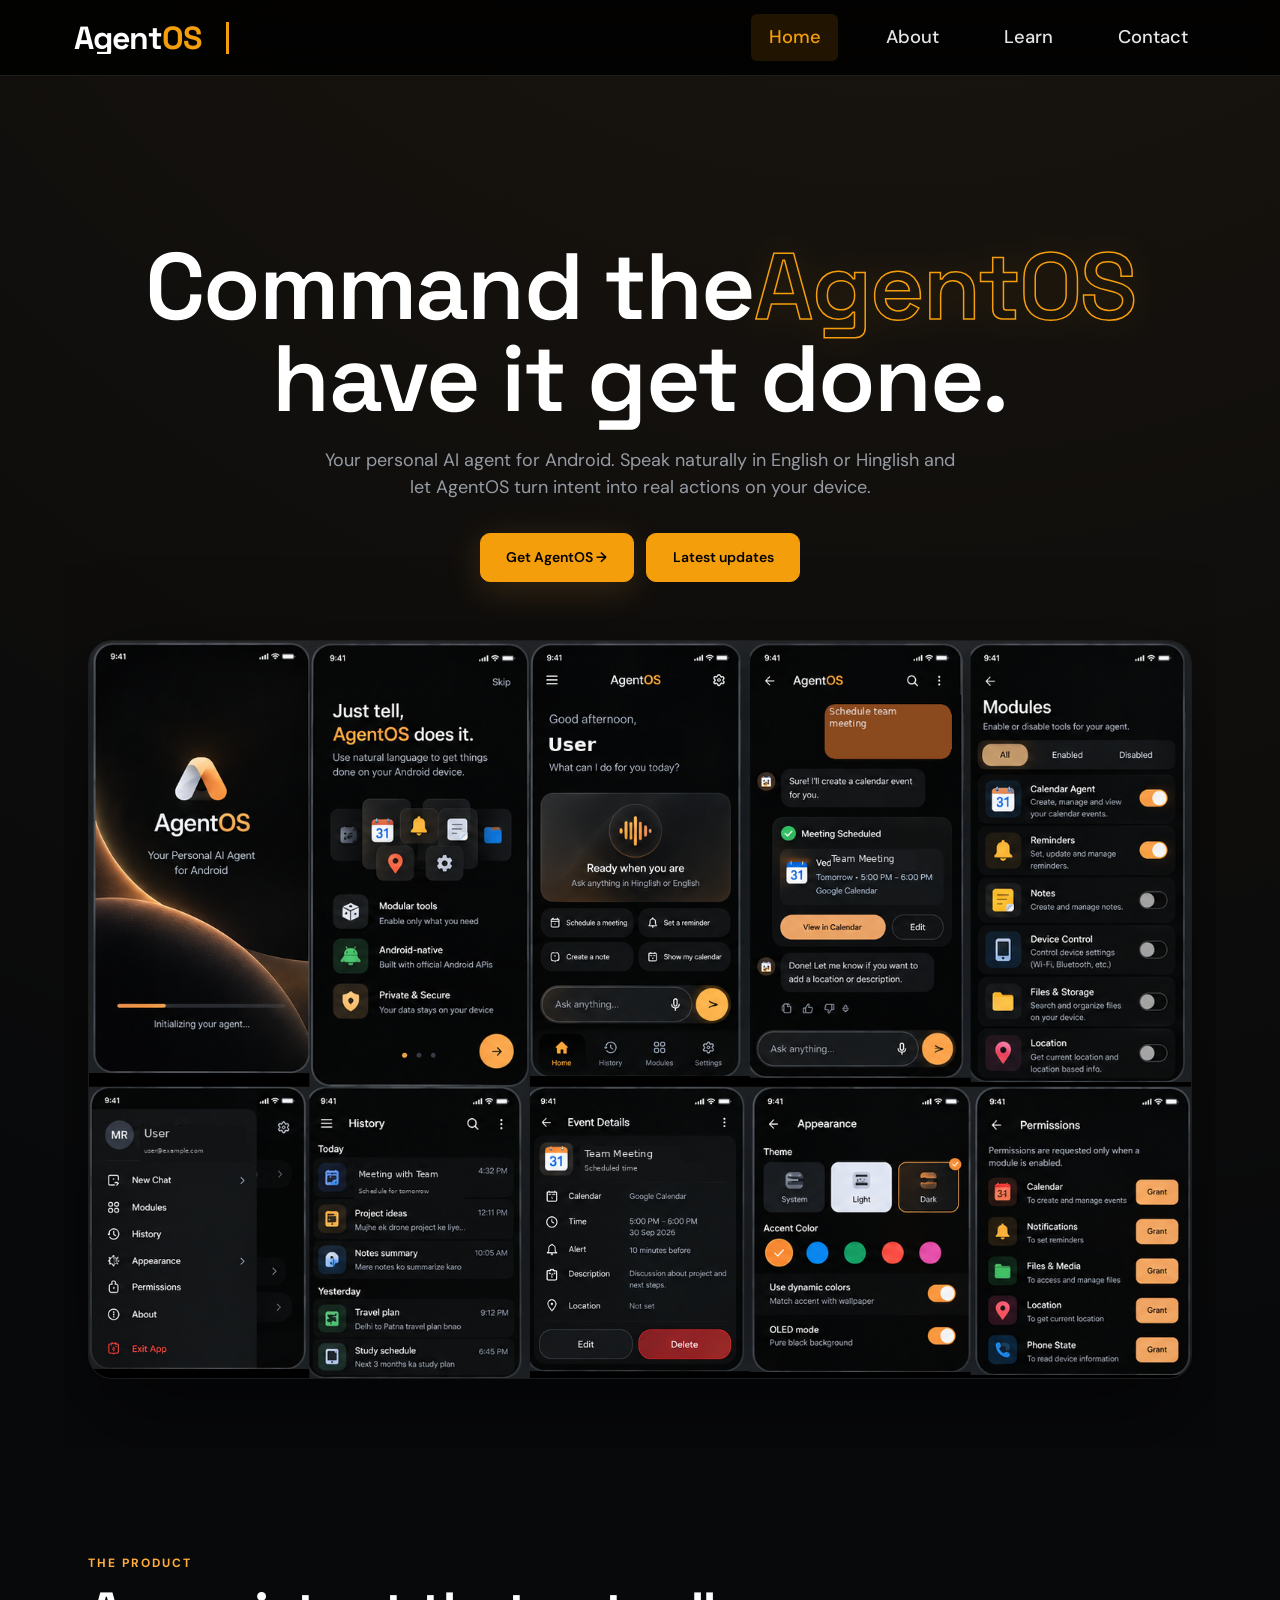
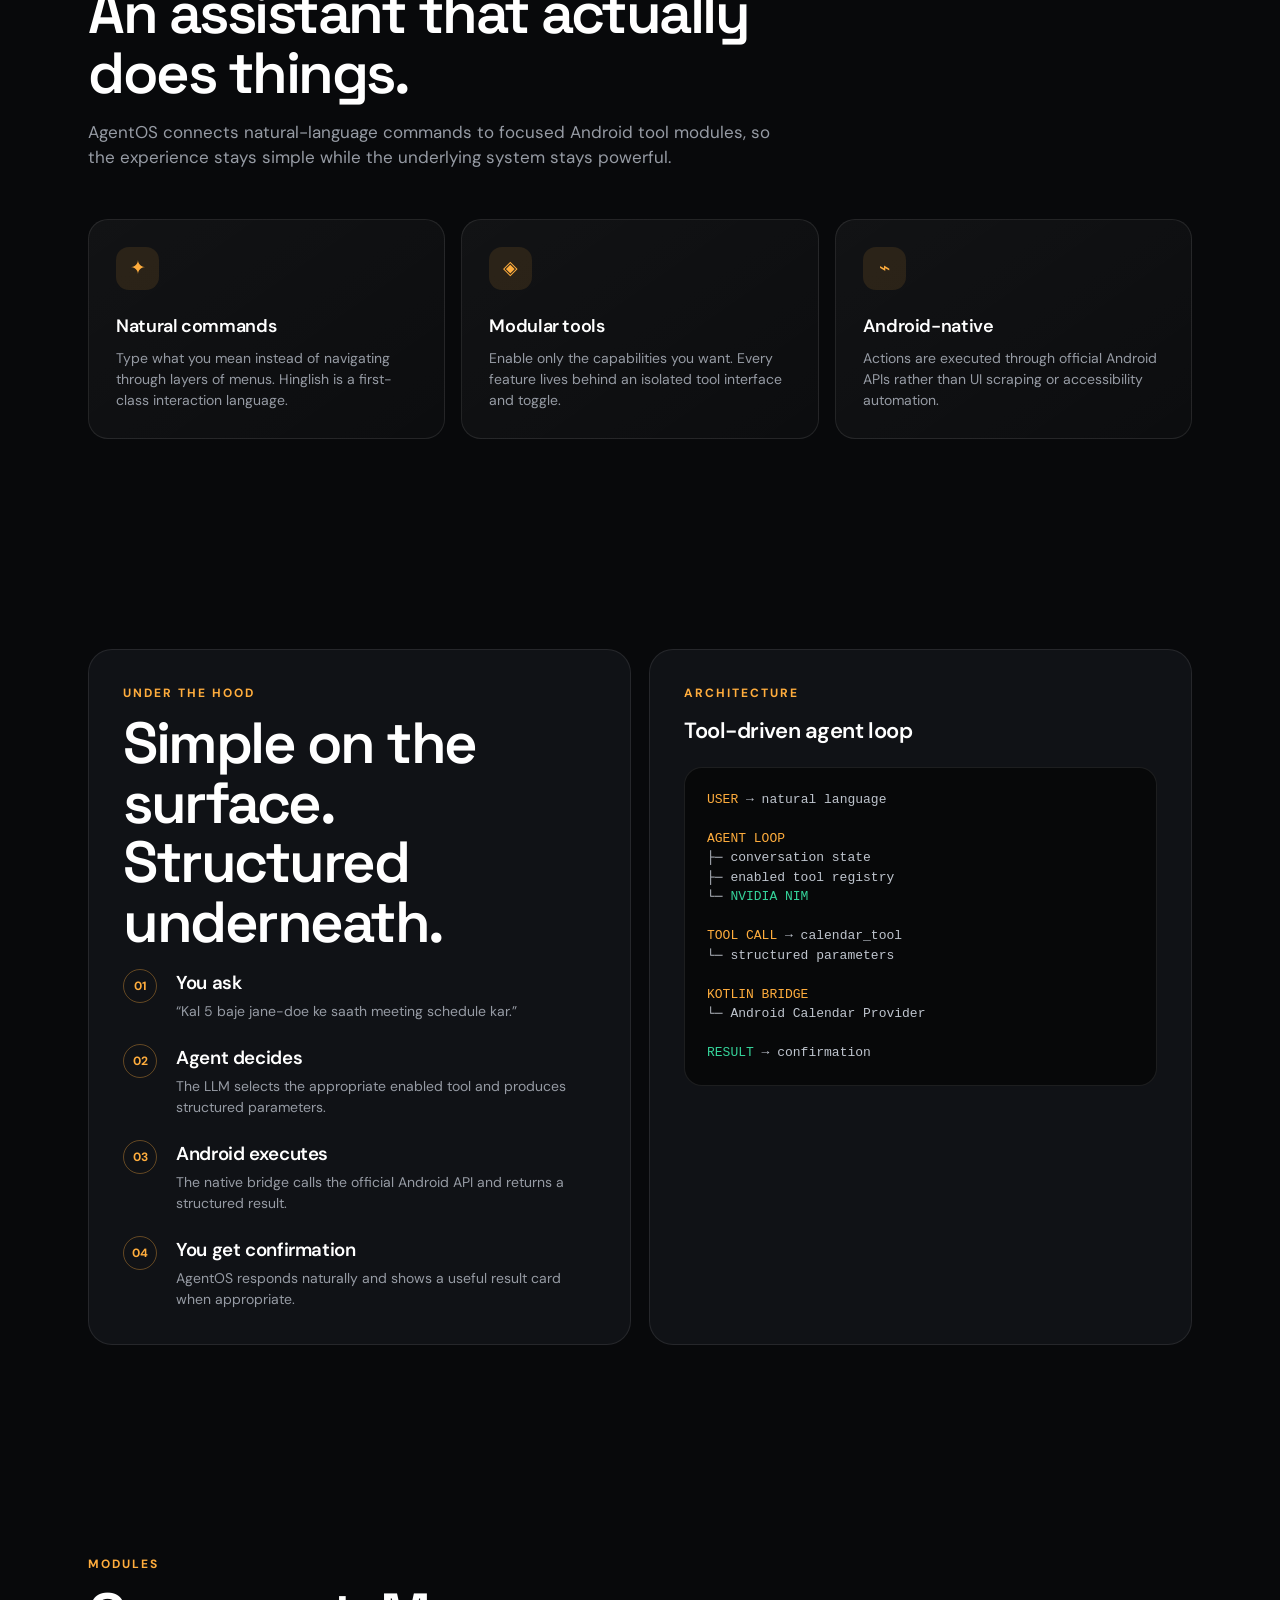
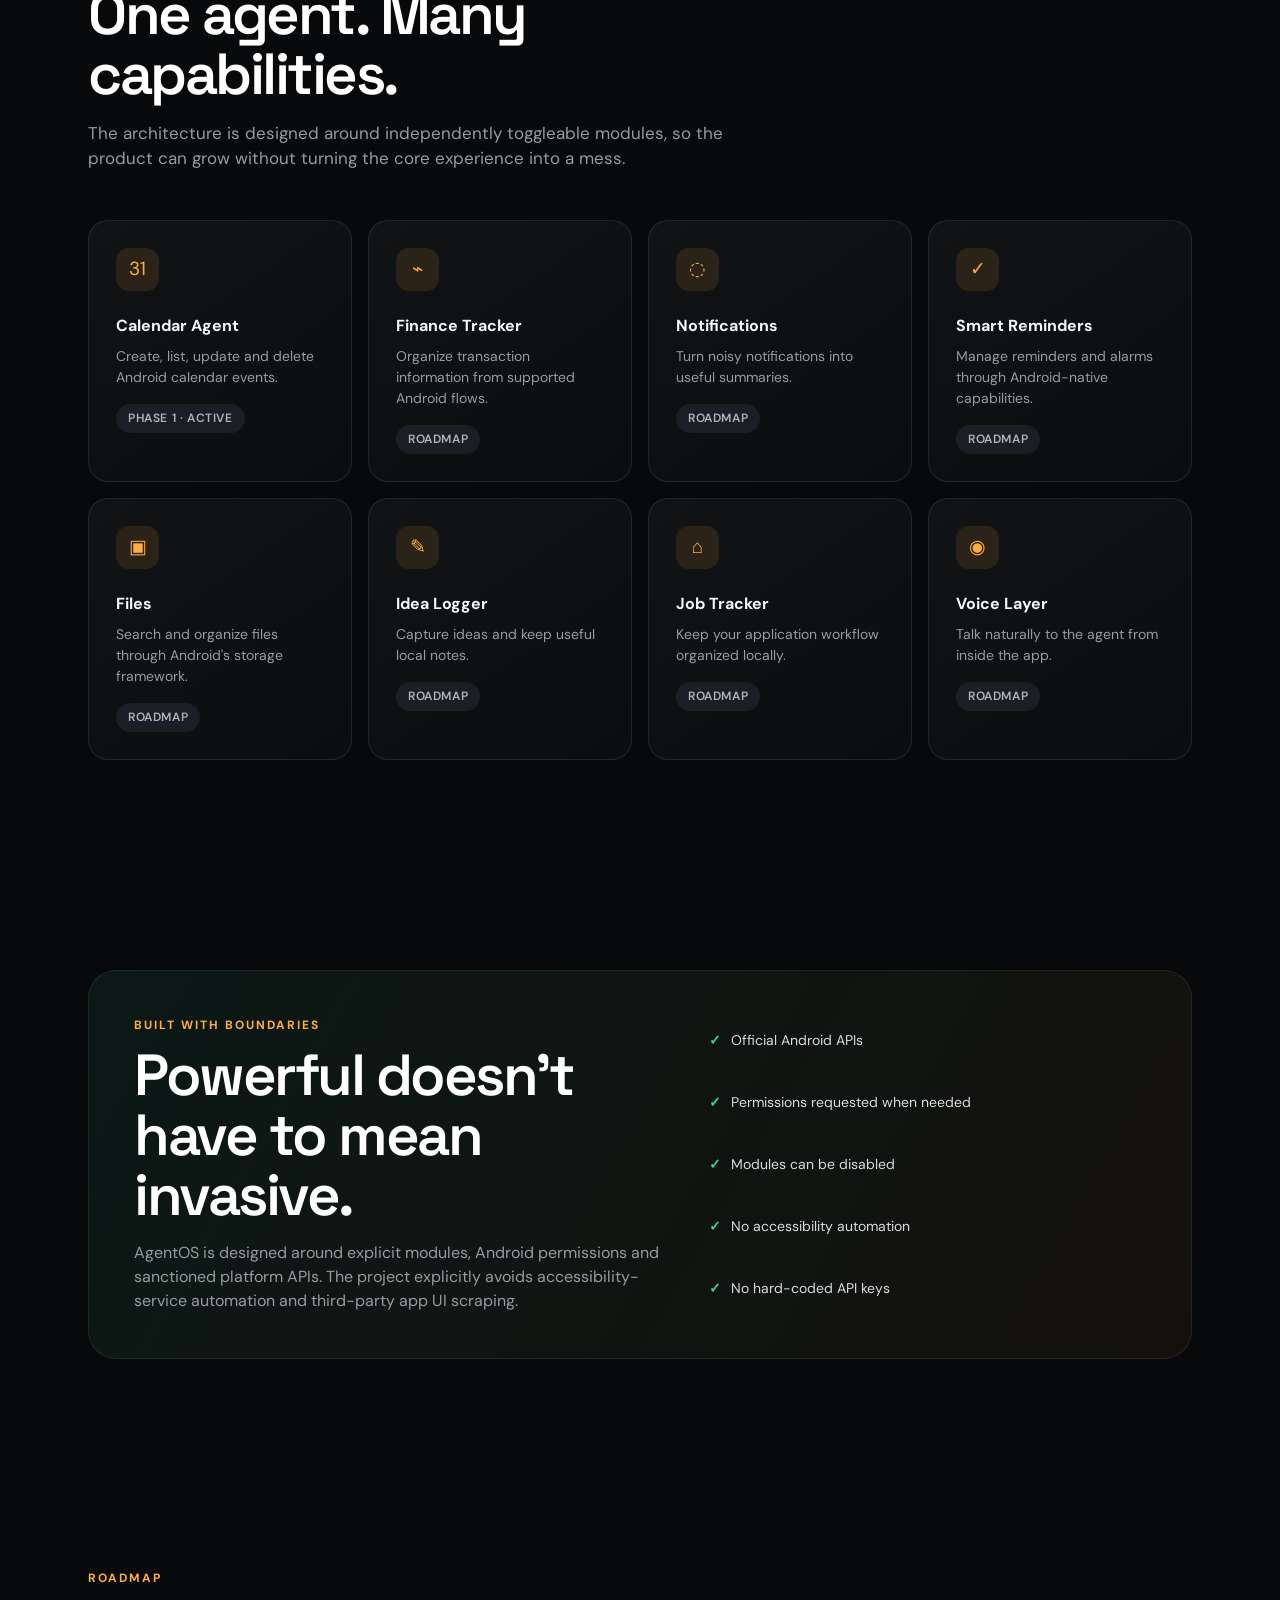
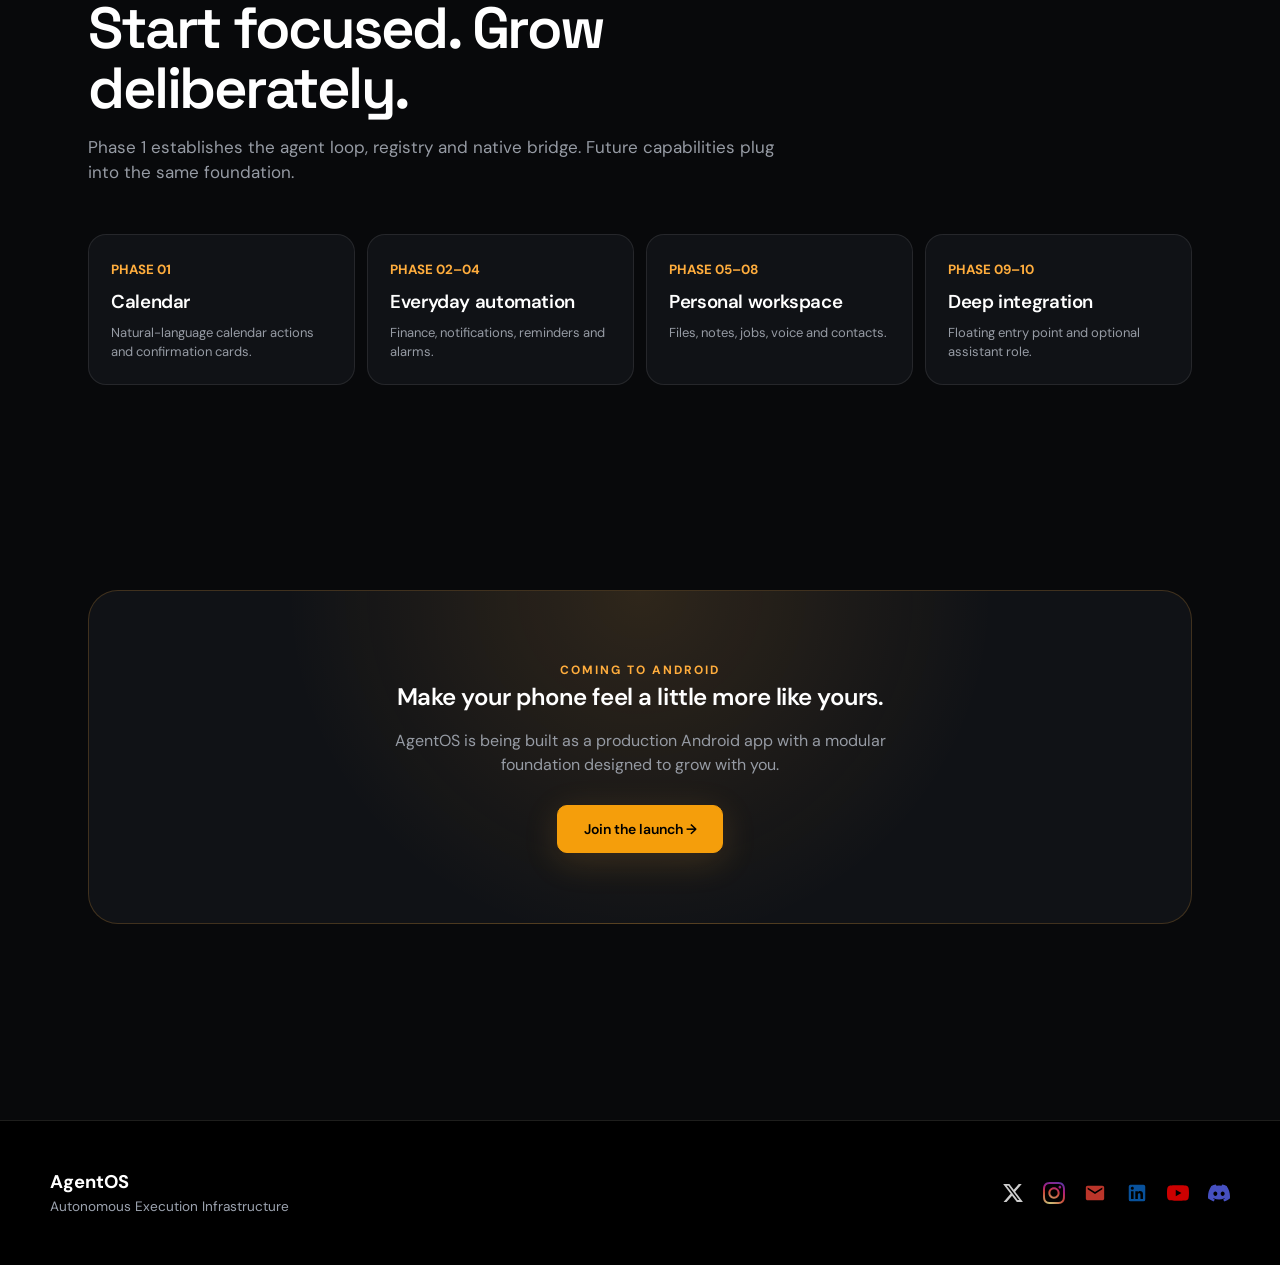
<file: index.html>
<!doctype html>
<html lang="en">
<head>
<meta charset="utf-8"><meta name="viewport" content="width=device-width,initial-scale=1">
<meta name="theme-color" content="#090a0c">
<meta name="description" content="AgentOS — your personal AI agent for Android. Tell it what you need. It gets it done using official Android capabilities.">
<title>AgentOS — Your Personal AI Agent for Android</title>
<link rel="preconnect" href="https://fonts.googleapis.com"><link rel="preconnect" href="https://fonts.gstatic.com" crossorigin>
<link href="https://fonts.googleapis.com/css2?family=DM+Sans:wght@400;500;600;700&family=Space+Grotesk:wght@500;600;700&display=swap" rel="stylesheet">
<style>
:root{--bg:#08090b;--surface:#101216;--surface2:#15181d;--line:rgba(255,255,255,.09);--text:#f5f6f7;--muted:#969ba4;--accent:#ffad3d;--accent2:#ffd08a;--green:#35d39a;--max:1180px}
*{box-sizing:border-box}html{scroll-behavior:smooth}body{margin:0;background:radial-gradient(circle at 70% -10%,rgba(255,173,61,.09),transparent 30%),var(--bg);color:var(--text);font-family:'DM Sans',sans-serif;line-height:1.5}a{text-decoration:none;color:inherit}.wrap{max-width:var(--max);margin:auto;padding:0 24px}.nav{height:76px;display:flex;align-items:center;justify-content:space-between;position:sticky;top:0;z-index:20;background:rgba(8,9,11,.72);backdrop-filter:blur(18px);border-bottom:1px solid transparent}.nav.scrolled{border-color:var(--line)}.logo{font-family:'Space Grotesk';font-size:21px;font-weight:700;letter-spacing:-.6px}.logo i{font-style:normal;color:var(--accent)}.links{display:flex;gap:30px;color:#b7bbc2;font-size:14px}.links a:hover{color:#fff}.navbtn{border:1px solid var(--line);padding:14px 24px;border-radius:14px;font-size:16px;font-weight:600}.hero{padding:100px 0 70px;text-align:center;overflow:hidden}.eyebrow{display:inline-flex;gap:8px;align-items:center;border:1px solid rgba(255,173,61,.25);background:rgba(255,173,61,.07);color:#ffd99e;border-radius:999px;padding:7px 12px;font-size:12px;font-weight:600}.dot{width:6px;height:6px;border-radius:50%;background:var(--green);box-shadow:0 0 14px var(--green)}h1{font-family:'Space Grotesk';font-size:clamp(52px,8vw,94px);line-height:.98;letter-spacing:-5px;max-width:1000px;margin:25px auto 22px}h1 span{color:var(--accent)}.hero p{max-width:650px;margin:auto;color:var(--muted);font-size:18px}.actions{display:flex;justify-content:center;gap:12px;margin:32px 0 58px;flex-wrap:wrap}.btn{padding:14px 21px;border-radius:14px;border:1px solid var(--line);font-weight:600;font-size:14px}.btn.primary{background:var(--accent);color:#16100a;border-color:var(--accent);box-shadow:0 8px 35px rgba(255,173,61,.16)}.btn.secondary{background:rgba(255,255,255,.035)}.hero-image{border:1px solid var(--line);border-radius:24px;overflow:hidden;background:#050607;box-shadow:0 35px 100px rgba(0,0,0,.55)}.hero-image img{display:block;width:100%;height:auto}.section{padding:105px 0}.section-head{max-width:700px;margin-bottom:48px}.kicker{color:var(--accent);font-size:12px;text-transform:uppercase;letter-spacing:2px;font-weight:700}.section h2{font-family:'Space Grotesk';font-size:clamp(35px,5vw,58px);line-height:1.03;letter-spacing:-2.5px;margin:12px 0 16px}.section-head p{color:var(--muted);font-size:17px}.grid{display:grid;grid-template-columns:repeat(3,1fr);gap:16px}.card{background:linear-gradient(145deg,rgba(255,255,255,.045),rgba(255,255,255,.018));border:1px solid var(--line);border-radius:20px;padding:27px}.icon{width:43px;height:43px;border-radius:13px;display:grid;place-items:center;background:rgba(255,173,61,.11);color:var(--accent);margin-bottom:23px;font-size:19px}.card h3{margin:0 0 8px;font-size:18px}.card p{margin:0;color:var(--muted);font-size:14px}.wide{display:grid;grid-template-columns:1fr 1fr;gap:18px;align-items:stretch}.panel{background:var(--surface);border:1px solid var(--line);border-radius:24px;padding:34px}.steps{display:grid;gap:22px}.step{display:grid;grid-template-columns:38px 1fr;gap:15px}.num{width:34px;height:34px;border:1px solid rgba(255,173,61,.35);color:var(--accent);border-radius:50%;display:grid;place-items:center;font-size:12px;font-weight:700}.step h3{margin:0 0 4px}.step p{margin:0;color:var(--muted);font-size:14px}.code{background:#070809;border:1px solid var(--line);border-radius:18px;padding:22px;font-family:ui-monospace,SFMono-Regular,Menlo,monospace;color:#bfc5ce;font-size:13px;overflow:auto}.code .a{color:var(--accent)}.code .g{color:var(--green)}.modules{grid-template-columns:repeat(4,1fr)}.module{min-height:180px}.module strong{display:block;margin-bottom:8px}.badge{display:inline-block;margin-top:16px;color:#aeb3bc;background:#1b1e24;border-radius:999px;padding:5px 9px;font-size:11px}.privacy{background:linear-gradient(120deg,rgba(53,211,154,.08),rgba(255,173,61,.05));border:1px solid rgba(255,255,255,.08);border-radius:28px;padding:45px}.privacy-grid{display:grid;grid-template-columns:1.1fr .9fr;gap:40px}.checks{display:grid;gap:13px}.check{display:flex;gap:10px;align-items:center;color:#d8dbe0;font-size:14px}.check b{color:var(--green)}.roadmap{display:grid;grid-template-columns:repeat(4,1fr);gap:12px}.phase{padding:22px;background:var(--surface);border:1px solid var(--line);border-radius:18px}.phase small{color:var(--accent);font-weight:700}.phase h3{margin:7px 0}.phase p{color:var(--muted);font-size:13px;margin:0}.cta{padding:100px 0}.cta-box{text-align:center;border-radius:30px;border:1px solid rgba(255,173,61,.2);background:radial-gradient(circle at 50% 0%,rgba(255,173,61,.13),transparent 55%),var(--surface);padding:70px 25px}.cta-box h2{margin:0 auto 14px;max-width:700px}.footer{padding:28px 0 50px;border-top:1px solid var(--line);color:#7f858e;font-size:13px;display:flex;justify-content:space-between}.mobile-menu{display:none}.reveal{opacity:0;transform:translateY(18px);transition:.7s ease}.reveal.show{opacity:1;transform:none}@media(max-width:900px){.links{display:none}.mobile-menu{display:block}.grid,.modules{grid-template-columns:1fr 1fr}.wide,.privacy-grid{grid-template-columns:1fr}.roadmap{grid-template-columns:1fr 1fr}h1{letter-spacing:-3px}.hero{padding-top:70px}}@media(max-width:600px){.wrap{padding:0 17px}.grid,.modules,.roadmap{grid-template-columns:1fr}.section{padding:75px 0}.hero{padding-bottom:40px}.hero-image{border-radius:16px}.navbtn{display:none}.footer{display:block}.footer div+div{margin-top:8px}.panel,.privacy{padding:25px}}
</style><style>
.nav-links a { font-size: 1.05rem !important; padding: 0.5rem 0.9rem !important; }
.nav-links .btn-primary { font-size: 1.05rem !important; padding: 0.65rem 1.4rem !important; }
@keyframes logoFade { 0%, 100% { opacity: 1; } 50% { opacity: 0.15; } }
.brand { animation: logoFade 2.5s ease-in-out infinite !important; display: inline-flex; }
</style>
<style>
/* custom-nav-effects */
.nav-links a { font-size: 1.15rem !important; padding: 0.6rem 1.1rem !important; }
.nav-links a.btn-primary { font-size: 1.15rem !important; padding: 0.75rem 1.6rem !important; }
@keyframes agentosFade { 0%, 100% { opacity: 1; } 50% { opacity: 0.15; } }
.brand, .brand span, .brand img { animation: agentosFade 2s ease-in-out infinite !important; display: inline-flex !important; }
</style>
<style>
.logo { display: inline-flex; text-decoration: none; }
.logo .fade-char { display: inline-block; animation: letterFade 2.4s ease-in-out infinite; animation-delay: calc(var(--i) * 0.16s); }
.logo .logo-accent { color: var(--accent); }
@keyframes letterFade { 0%, 100% { opacity: 1; transform: translateY(0); } 50% { opacity: 0.15; transform: translateY(-1.5px); } }
</style>
<style>.nav .navbtn { padding: 14px 24px !important; font-size: 16px !important; font-weight: 600 !important; border-radius: 14px !important; }</style><link rel="stylesheet" href="assets/style.css">
</head>
<body>
  <header class="site-header">
    <nav class="nav-container">
      <a href="index.html" class="brand"><span class="brand-char">A</span><span class="brand-char">g</span><span class="brand-char">e</span><span class="brand-char">n</span><span class="brand-char">t</span><span class="brand-char">O</span><span class="brand-char">S</span></a>
      <div class="nav-links">
        <a href="index.html" class="active">Home</a>
        <a href="about.html">About</a>
        <a href="learn.html">Learn</a>
        <a href="contact.html">Contact</a>
      </div>
    </nav>
  </header>
<main>
<section class="hero"><div class="wrap"><h1>Command the<span>AgentOS</span><br>have it get done.</h1><p>Your personal AI agent for Android. Speak naturally in English or Hinglish and let AgentOS turn intent into real actions on your device.</p><div class="actions"><a class="btn primary" href="#download">Get AgentOS →</a><a class="btn secondary" href="#product">Latest updates</a></div><div class="hero-image"><img src="assets/agentos-ui.png" alt="AgentOS Android app interface showcase"></div></div></section>
<section class="section" id="product"><div class="wrap"><div class="section-head reveal"><div class="kicker">The product</div><h2>An assistant that actually does things.</h2><p>AgentOS connects natural-language commands to focused Android tool modules, so the experience stays simple while the underlying system stays powerful.</p></div><div class="grid"><article class="card reveal"><div class="icon">✦</div><h3>Natural commands</h3><p>Type what you mean instead of navigating through layers of menus. Hinglish is a first-class interaction language.</p></article><article class="card reveal"><div class="icon">◈</div><h3>Modular tools</h3><p>Enable only the capabilities you want. Every feature lives behind an isolated tool interface and toggle.</p></article><article class="card reveal"><div class="icon">⌁</div><h3>Android-native</h3><p>Actions are executed through official Android APIs rather than UI scraping or accessibility automation.</p></article></div></div></section>
<section class="section" id="how"><div class="wrap"><div class="wide"><div class="panel reveal"><div class="kicker">Under the hood</div><h2>Simple on the surface.<br>Structured underneath.</h2><div class="steps"><div class="step"><div class="num">01</div><div><h3>You ask</h3><p>“Kal 5 baje jane-doe ke saath meeting schedule kar.”</p></div></div><div class="step"><div class="num">02</div><div><h3>Agent decides</h3><p>The LLM selects the appropriate enabled tool and produces structured parameters.</p></div></div><div class="step"><div class="num">03</div><div><h3>Android executes</h3><p>The native bridge calls the official Android API and returns a structured result.</p></div></div><div class="step"><div class="num">04</div><div><h3>You get confirmation</h3><p>AgentOS responds naturally and shows a useful result card when appropriate.</p></div></div></div></div><div class="panel reveal"><div class="kicker">Architecture</div><h3 style="font-size:22px;margin:12px 0 20px">Tool-driven agent loop</h3><div class="code"><div><span class="a">USER</span> → natural language</div><br><div><span class="a">AGENT LOOP</span></div><div>  ├─ conversation state</div><div>  ├─ enabled tool registry</div><div>  └─ <span class="g">NVIDIA NIM</span></div><br><div><span class="a">TOOL CALL</span> → calendar_tool</div><div>  └─ structured parameters</div><br><div><span class="a">KOTLIN BRIDGE</span></div><div>  └─ Android Calendar Provider</div><br><div><span class="g">RESULT</span> → confirmation</div></div></div></div></div></section>
<section class="section" id="modules"><div class="wrap"><div class="section-head reveal"><div class="kicker">Modules</div><h2>One agent. Many capabilities.</h2><p>The architecture is designed around independently toggleable modules, so the product can grow without turning the core experience into a mess.</p></div><div class="grid modules"><article class="card module reveal"><div class="icon">31</div><strong>Calendar Agent</strong><p>Create, list, update and delete Android calendar events.</p><span class="badge">Phase 1 · Active</span></article><article class="card module reveal"><div class="icon">⌁</div><strong>Finance Tracker</strong><p>Organize transaction information from supported Android flows.</p><span class="badge">Roadmap</span></article><article class="card module reveal"><div class="icon">◌</div><strong>Notifications</strong><p>Turn noisy notifications into useful summaries.</p><span class="badge">Roadmap</span></article><article class="card module reveal"><div class="icon">✓</div><strong>Smart Reminders</strong><p>Manage reminders and alarms through Android-native capabilities.</p><span class="badge">Roadmap</span></article><article class="card module reveal"><div class="icon">▣</div><strong>Files</strong><p>Search and organize files through Android's storage framework.</p><span class="badge">Roadmap</span></article><article class="card module reveal"><div class="icon">✎</div><strong>Idea Logger</strong><p>Capture ideas and keep useful local notes.</p><span class="badge">Roadmap</span></article><article class="card module reveal"><div class="icon">⌂</div><strong>Job Tracker</strong><p>Keep your application workflow organized locally.</p><span class="badge">Roadmap</span></article><article class="card module reveal"><div class="icon">◉</div><strong>Voice Layer</strong><p>Talk naturally to the agent from inside the app.</p><span class="badge">Roadmap</span></article></div></div></section>
<section class="section" id="privacy"><div class="wrap"><div class="privacy reveal"><div class="privacy-grid"><div><div class="kicker">Built with boundaries</div><h2>Powerful doesn't have to mean invasive.</h2><p style="color:var(--muted);max-width:560px">AgentOS is designed around explicit modules, Android permissions and sanctioned platform APIs. The project explicitly avoids accessibility-service automation and third-party app UI scraping.</p></div><div class="checks"><div class="check"><b>✓</b> Official Android APIs</div><div class="check"><b>✓</b> Permissions requested when needed</div><div class="check"><b>✓</b> Modules can be disabled</div><div class="check"><b>✓</b> No accessibility automation</div><div class="check"><b>✓</b> No hard-coded API keys</div></div></div></div></div></section>
<section class="section" id="roadmap"><div class="wrap"><div class="section-head reveal"><div class="kicker">Roadmap</div><h2>Start focused. Grow deliberately.</h2><p>Phase 1 establishes the agent loop, registry and native bridge. Future capabilities plug into the same foundation.</p></div><div class="roadmap"><div class="phase reveal"><small>PHASE 01</small><h3>Calendar</h3><p>Natural-language calendar actions and confirmation cards.</p></div><div class="phase reveal"><small>PHASE 02–04</small><h3>Everyday automation</h3><p>Finance, notifications, reminders and alarms.</p></div><div class="phase reveal"><small>PHASE 05–08</small><h3>Personal workspace</h3><p>Files, notes, jobs, voice and contacts.</p></div><div class="phase reveal"><small>PHASE 09–10</small><h3>Deep integration</h3><p>Floating entry point and optional assistant role.</p></div></div></div></section>
<section class="cta" id="download"><div class="wrap"><div class="cta-box reveal"><div class="kicker">Coming to Android</div><h2>Make your phone feel a little more like yours.</h2><p style="color:var(--muted);max-width:570px;margin:0 auto 28px">AgentOS is being built as a production Android app with a modular foundation designed to grow with you.</p><a class="btn primary" href="#">Join the launch →</a></div></div></section>
</main>  <footer class="site-footer">
    <div class="footer-container">
      <div class="footer-branding">
        <span class="footer-brand-title">AgentOS</span>
        <span class="footer-tagline">Autonomous Execution Infrastructure</span>
      </div>
      <div class="footer-social-links">
        <a href="https://x.com/YOUR_HANDLE" target="_blank" rel="noopener noreferrer" class="footer-social-icon" title="X (Twitter)"><svg viewBox="0 0 24 24" width="22" height="22" fill="#ffffff"><path d="M18.244 2.25h3.308l-7.227 8.26 8.502 11.24H16.17l-5.214-6.817L4.99 21.75H1.68l7.73-8.835L1.254 2.25H8.08l4.713 6.231zm-1.161 17.52h1.833L7.084 4.126H5.117z"/></svg></a>
        <a href="https://instagram.com/YOUR_HANDLE" target="_blank" rel="noopener noreferrer" class="footer-social-icon" title="Instagram"><svg viewBox="0 0 24 24" width="22" height="22"><defs><radialGradient id="instaGradAb" cx="30%" cy="107%" r="150%"><stop offset="0%" stop-color="#fdf497"/><stop offset="5%" stop-color="#fdf497"/><stop offset="45%" stop-color="#fd5949"/><stop offset="60%" stop-color="#d6249f"/><stop offset="90%" stop-color="#285AEB"/></radialGradient></defs><path fill="url(#instaGradAb)" d="M12 2.163c3.204 0 3.584.012 4.85.07 3.252.148 4.771 1.691 4.919 4.919.058 1.265.069 1.645.069 4.849 0 3.205-.012 3.584-.069 4.849-.149 3.225-1.664 4.771-4.919 4.919-1.266.058-1.644.07-4.85.07-3.204 0-3.584-.012-4.849-.07-3.26-.149-4.771-1.699-4.919-4.92-.058-1.265-.07-1.644-.07-4.849 0-3.204.013-3.583.07-4.849.149-3.227 1.664-4.771 4.919-4.919 1.266-.057 1.645-.069 4.849-.069zm0-2.163c-3.259 0-3.667.014-4.947.072-4.358.2-6.78 2.618-6.98 6.98-.059 1.281-.073 1.689-.073 4.948 0 3.259.014 3.668.072 4.948.2 4.358 2.618 6.78 6.98 6.98 1.281.058 1.689.072 4.948.072 3.259 0 3.668-.014 4.948-.072 4.354-.2 6.782-2.618 6.979-6.98.059-1.28.073-1.689.073-4.948 0-3.259-.014-3.667-.072-4.947-.196-4.354-2.617-6.78-6.979-6.98-1.281-.059-1.69-.073-4.949-.073zm0 5.838c-3.403 0-6.162 2.759-6.162 6.162s2.759 6.163 6.162 6.163 6.162-2.759 6.162-6.163c0-3.403-2.759-6.162-6.162-6.162zm0 10.162c-2.209 0-4-1.79-4-4 0-2.209 1.791-4 4-4s4 1.791 4 4c0 2.21-1.791 4-4 4zm6.406-11.845c-.796 0-1.441.645-1.441 1.44s.645 1.44 1.441 1.44c.795 0 1.439-.645 1.439-1.44s-.644-1.44-1.439-1.44z"/></svg></a>
        <a href="mailto:YOUR_EMAIL@example.com" class="footer-social-icon" title="Email"><svg viewBox="0 0 24 24" width="22" height="22" fill="#EA4335"><path d="M20 4H4c-1.1 0-1.99.9-1.99 2L2 18c0 1.1.9 2 2 2h16c1.1 0 2-.9 2-2V6c0-1.1-.9-2-2-2zm0 4l-8 5-8-5V6l8 5 8-5v2z"/></svg></a>
        <a href="https://linkedin.com/in/YOUR_HANDLE" target="_blank" rel="noopener noreferrer" class="footer-social-icon" title="LinkedIn"><svg viewBox="0 0 24 24" width="22" height="22" fill="#0A66C2"><path d="M19 3a2 2 0 0 1 2 2v14a2 2 0 0 1-2 2H5a2 2 0 0 1-2-2V5a2 2 0 0 1 2-2h14m-.5 15.5v-5.3a3.26 3.26 0 0 0-3.26-3.26c-.85 0-1.84.52-2.28 1.3v-1.11h-2.79v8.37h2.79v-4.93c0-.77.62-1.4 1.39-1.4a1.4 1.4 0 0 1 1.4 1.4v4.93h2.75M6.88 8.56a1.68 1.68 0 0 0 1.68-1.68c0-.93-.75-1.69-1.68-1.69a1.69 1.69 0 0 0-1.69 1.69c0 .93.76 1.68 1.69 1.68m1.39 9.94v-8.37H5.5v8.37h2.77z"/></svg></a>
        <a href="https://youtube.com/@YOUR_HANDLE" target="_blank" rel="noopener noreferrer" class="footer-social-icon" title="YouTube"><svg viewBox="0 0 24 24" width="22" height="22" fill="#FF0000"><path d="M23.498 6.186a3.016 3.016 0 0 0-2.122-2.136C19.505 3.545 12 3.545 12 3.545s-7.505 0-9.377.505A3.017 3.017 0 0 0 .502 6.186C0 8.07 0 12 0 12s0 3.93.502 5.814a3.016 3.016 0 0 0 2.122 2.136c1.871.505 9.376.505 9.376.505s7.505 0 9.377-.505a3.015 3.015 0 0 0 2.122-2.136C24 15.93 24 12 24 12s0-3.93-.502-5.814zM9.545 15.568V8.432L15.818 12l-6.273 3.568z"/></svg></a>
        <a href="https://discord.gg/YOUR_INVITE" target="_blank" rel="noopener noreferrer" class="footer-social-icon" title="Discord"><svg viewBox="0 0 24 24" width="22" height="22" fill="#5865F2"><path d="M20.317 4.37a19.791 19.791 0 0 0-4.885-1.515.074.074 0 0 0-.079.037c-.21.375-.444.864-.608 1.25a18.27 18.27 0 0 0-5.487 0 12.64 12.64 0 0 0-.617-1.25.077.077 0 0 0-.079-.037A19.736 19.736 0 0 0 3.677 4.37a.07.07 0 0 0-.032.027C.533 9.046-.32 13.58.099 18.057a.082.082 0 0 0 .031.057 19.9 19.9 0 0 0 5.993 3.03.078.078 0 0 0 .084-.028c.462-.63.874-1.295 1.226-1.994.021-.041.001-.09-.041-.106a13.107 13.107 0 0 1-1.872-.892.077.077 0 0 1-.008-.128 10.2 10.2 0 0 0 .372-.292.074.074 0 0 1 .077-.01c3.929 1.793 8.18 1.793 12.061 0a.074.074 0 0 1 .078.01c.12.098.246.198.373.292a.077.077 0 0 1-.006.127 12.299 12.299 0 0 1-1.873.893.077.077 0 0 0-.041.107c.36.698.772 1.362 1.225 1.993a.076.076 0 0 0 .084.028 19.839 19.839 0 0 0 6.002-3.03.077.077 0 0 0 .032-.054c.5-5.177-.838-9.674-3.549-13.66a.061.061 0 0 0-.031-.028zM8.02 15.33c-1.183 0-2.157-1.085-2.157-2.419 0-1.333.956-2.419 2.157-2.419 1.21 0 2.176 1.096 2.157 2.42 0 1.333-.956 2.418-2.157 2.418zm7.975 0c-1.183 0-2.157-1.085-2.157-2.419 0-1.333.955-2.419 2.157-2.419 1.21 0 2.176 1.096 2.157 2.42 0 1.333-.946 2.418-2.157 2.418z"/></svg></a>
      </div>
    </div>
  </footer>
<script>const nav=document.getElementById('nav');addEventListener('scroll',()=>nav.classList.toggle('scrolled',scrollY>8));const obs=new IntersectionObserver(es=>es.forEach(e=>{if(e.isIntersecting){e.target.classList.add('show');obs.unobserve(e.target)}}),{threshold:.12});document.querySelectorAll('.reveal').forEach(e=>obs.observe(e));</script>
</body></html>
</file>
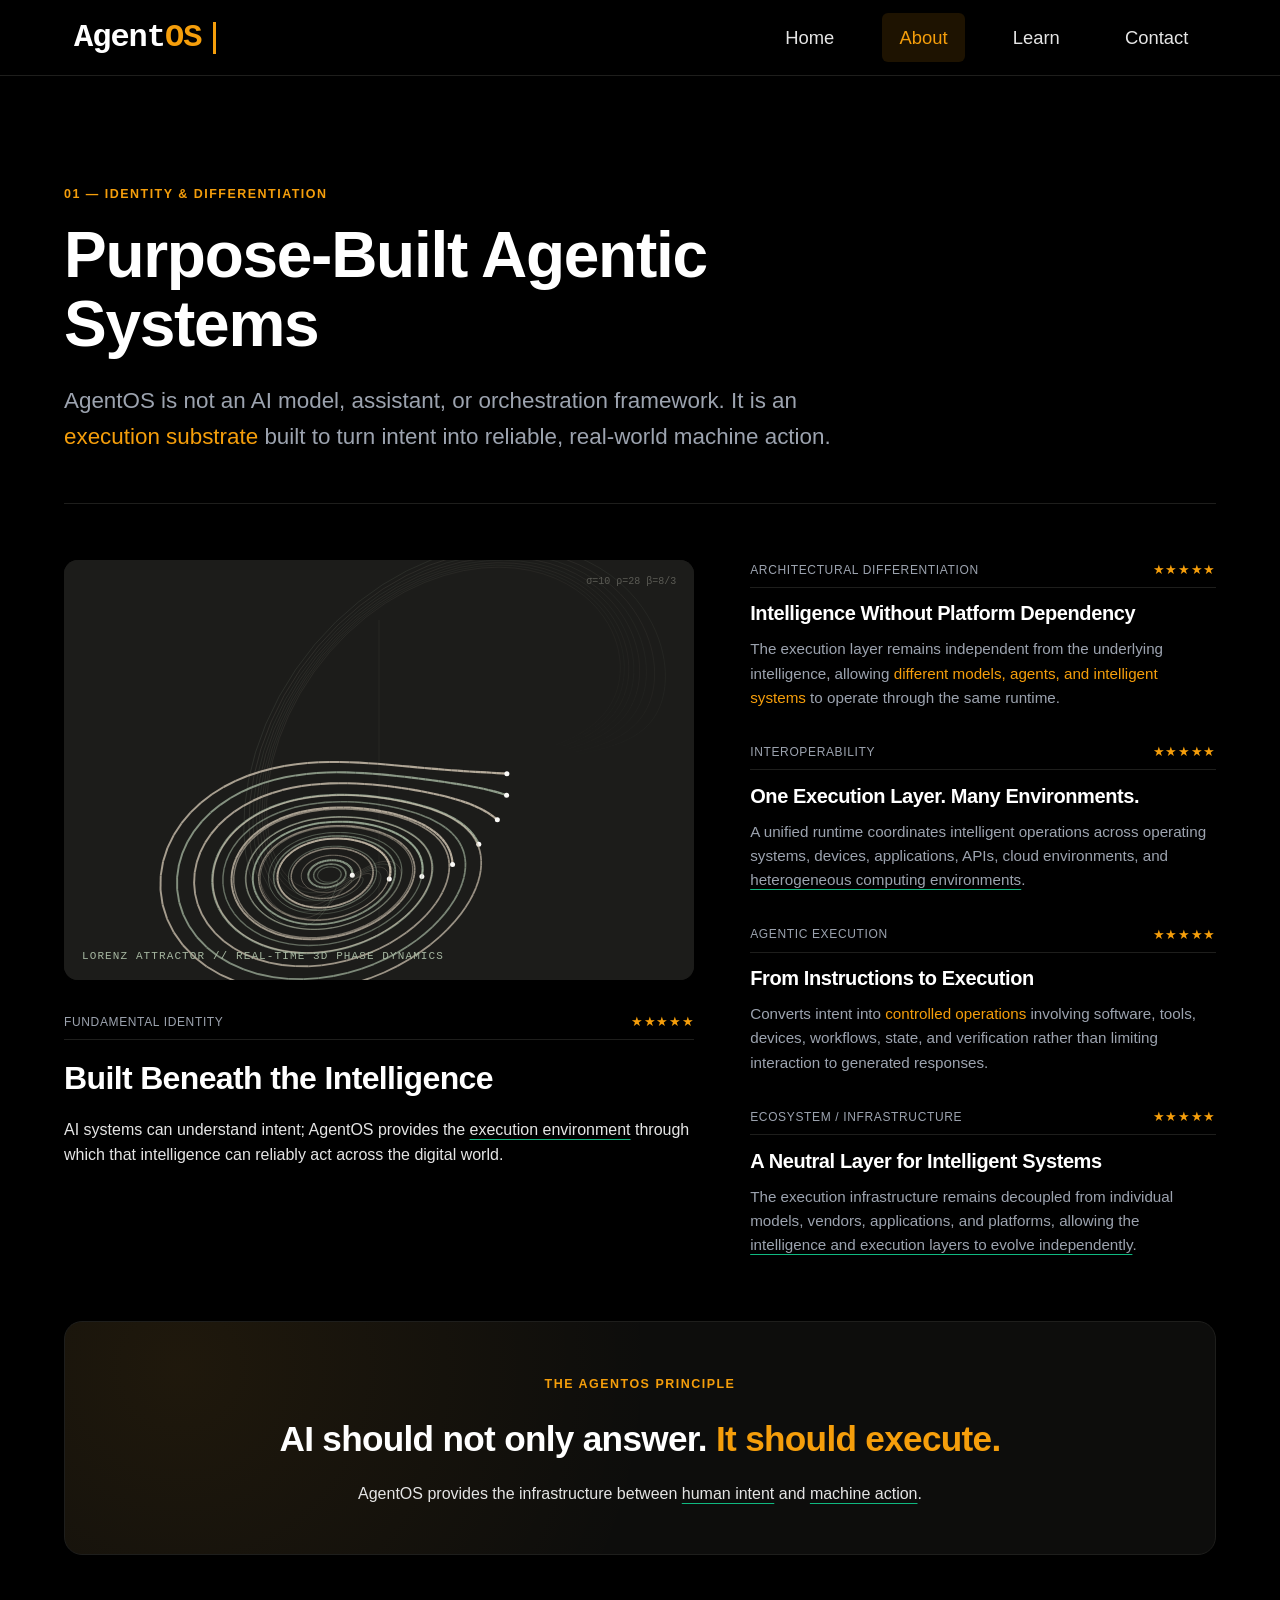
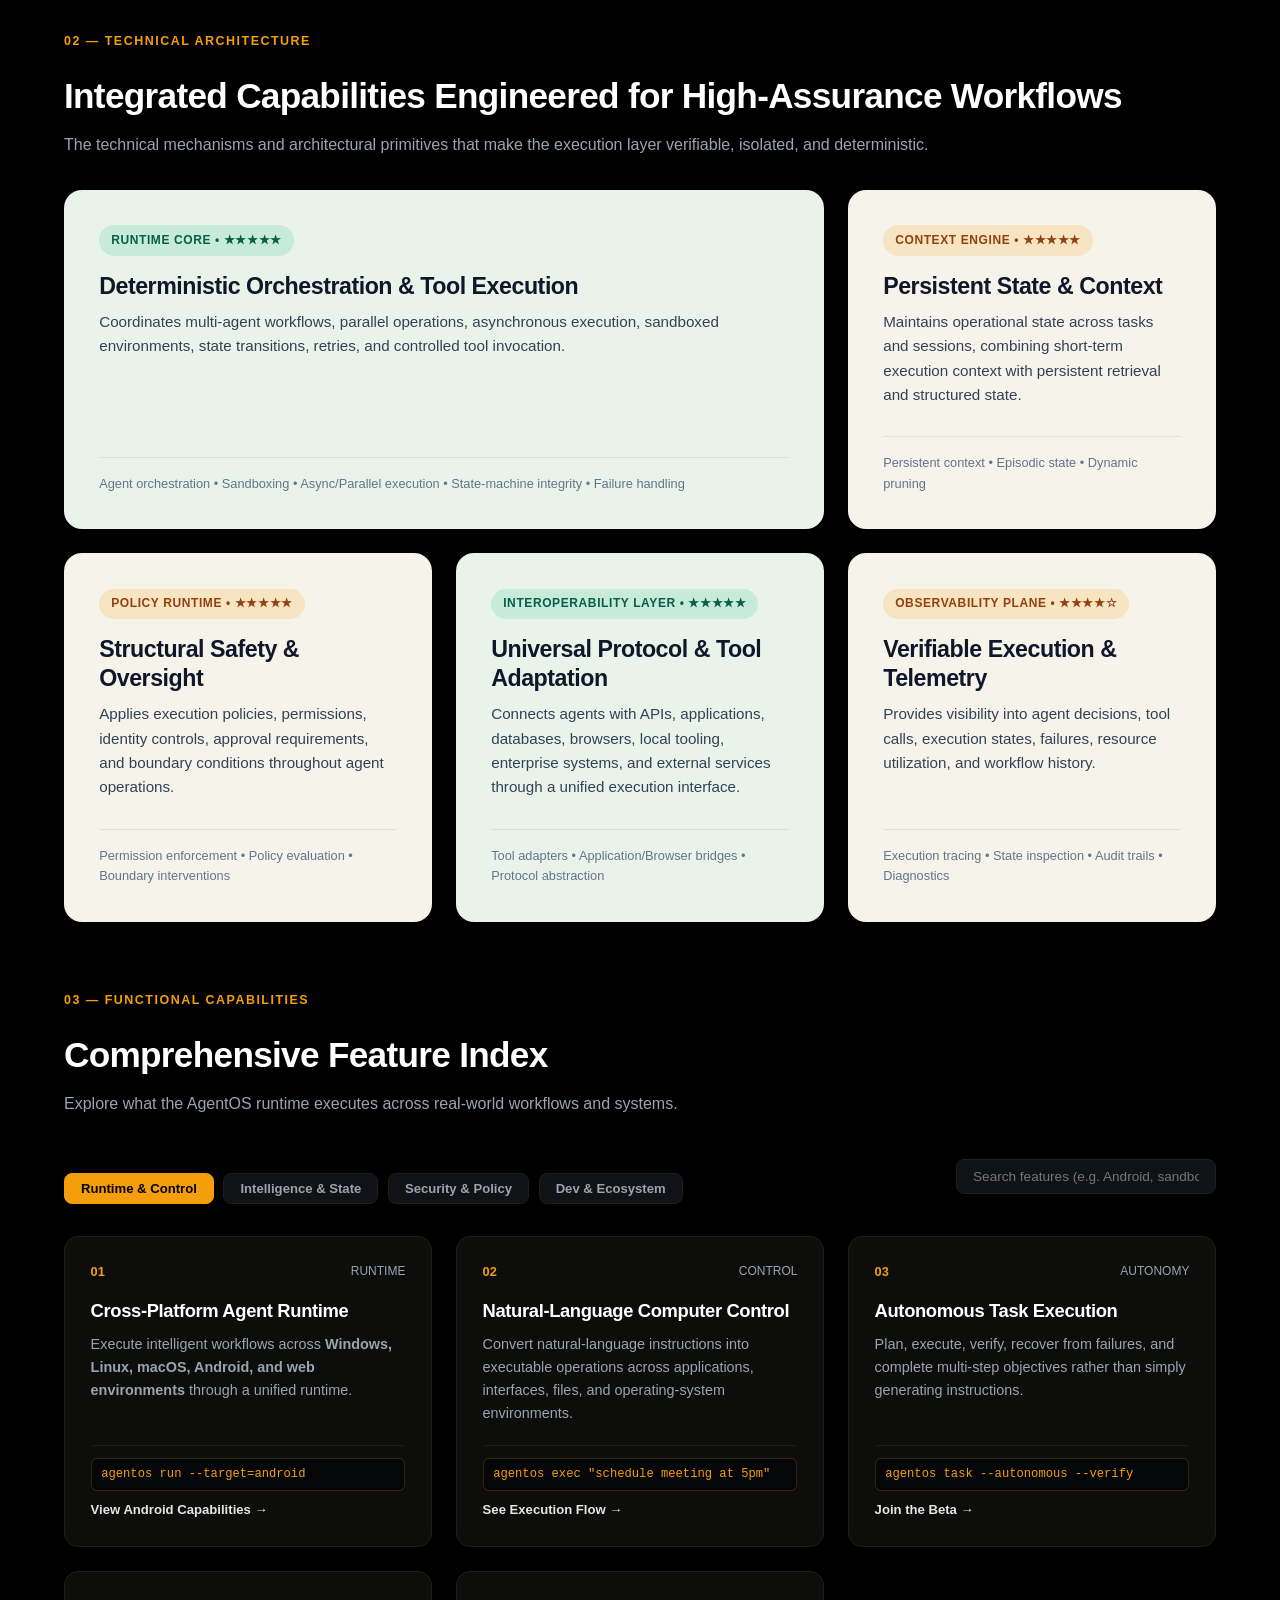
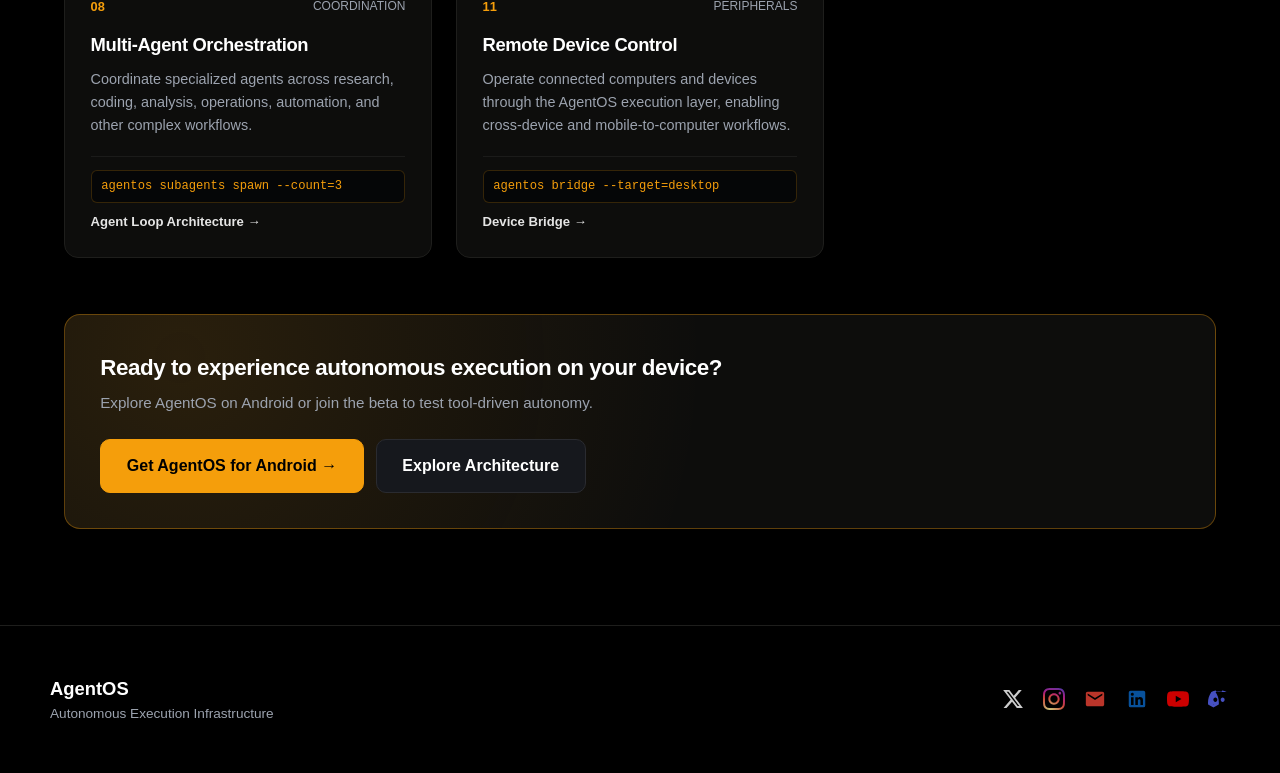
<file: about.html>
<!DOCTYPE html>
<html lang="en">
<head>
  <meta charset="UTF-8">
  <meta name="viewport" content="width=device-width, initial-scale=1.0">
  <title>About — AgentOS</title>
  <link rel="stylesheet" href="assets/style.css">
  <style>
    /* Feature Index Interactivity & Matrix Styles */
    .feature-filter-bar {
      display: flex;
      justify-content: space-between;
      align-items: center;
      flex-wrap: wrap;
      gap: 1.2rem;
      margin: 2rem 0 1.5rem;
    }

    .feature-tabs {
      display: flex;
      gap: 0.6rem;
      flex-wrap: wrap;
    }

    .tab-btn {
      background: #101216 !important;
      border: 1px solid var(--border-subtle) !important;
      color: var(--text-muted) !important;
      padding: 0.45rem 1rem !important;
      font-size: 0.82rem !important;
      font-weight: 600 !important;
      border-radius: 8px !important;
      cursor: pointer;
      transition: all 0.2s ease;
    }

    .tab-btn:hover,
    .tab-btn.active {
      background: var(--accent-peach) !important;
      border-color: var(--accent-peach) !important;
      color: #000000 !important;
    }

    .feature-search-box input {
      background-color: #101216;
      border: 1px solid var(--border-subtle);
      border-radius: 8px;
      padding: 0.55rem 1rem;
      color: #ffffff;
      font-size: 0.85rem;
      width: 260px;
      outline: none;
      transition: border-color 0.2s ease;
    }

    .feature-search-box input:focus {
      border-color: var(--accent-peach);
      box-shadow: 0 0 0 2px rgba(245, 158, 11, 0.15);
    }

    .interactive-card {
      transition: transform 0.2s ease, border-color 0.2s ease, box-shadow 0.2s ease;
      display: flex;
      flex-direction: column;
      justify-content: space-between;
    }

    .interactive-card:hover {
      transform: translateY(-3px);
      border-color: var(--accent-peach);
      box-shadow: 0 8px 24px rgba(245, 158, 11, 0.09);
    }

    .card-action {
      margin-top: 1.2rem;
      padding-top: 0.8rem;
      border-top: 1px solid rgba(255, 255, 255, 0.06);
      display: flex;
      flex-direction: column;
      gap: 0.5rem;
    }

    .card-action code {
      font-family: ui-monospace, Menlo, Consolas, monospace;
      font-size: 0.76rem;
      background: #050607;
      padding: 0.35rem 0.6rem;
      border-radius: 6px;
      color: var(--accent-peach);
      border: 1px solid rgba(245, 158, 11, 0.2);
      display: inline-block;
      overflow-x: auto;
    }

    .card-action .feature-link {
      font-size: 0.82rem;
      font-weight: 600;
      color: var(--text-off);
      display: inline-flex;
      align-items: center;
      transition: color 0.2s ease, transform 0.2s ease;
    }

    .card-action .feature-link:hover {
      color: var(--accent-peach);
      transform: translateX(4px);
    }

    .matrix-cta-banner {
      margin-top: 3.5rem;
      background: radial-gradient(circle at 10% 20%, rgba(245, 158, 11, 0.12), transparent 50%), #0d0d0c;
      border: 1px solid rgba(245, 158, 11, 0.35);
      border-radius: 16px;
      padding: 2.2rem;
      display: flex;
      justify-content: space-between;
      align-items: center;
      flex-wrap: wrap;
      gap: 1.5rem;
    }

    .matrix-cta-banner h3 {
      font-size: 1.4rem;
      margin-bottom: 0.3rem;
    }

    .matrix-cta-banner p {
      color: var(--text-muted);
      font-size: 0.95rem;
    }
  </style>
</head>
<body class="dark-theme">
  <header class="site-header">
    <nav class="nav-container">
      <a href="index.html" class="brand"><span class="brand-char">A</span><span class="brand-char">g</span><span class="brand-char">e</span><span class="brand-char">n</span><span class="brand-char">t</span><span class="brand-char">O</span><span class="brand-char">S</span></a>
      <div class="nav-links">
        <a href="index.html">Home</a>
        <a href="about.html" class="active">About</a>
        <a href="learn.html">Learn</a>
        <a href="contact.html">Contact</a>
      </div>
    </nav>
  </header>

  <main>
    <section class="about-hero">
      <span class="eyebrow">01 &mdash; Identity &amp; Differentiation</span>
      <h1>Purpose-Built Agentic Systems</h1>
      <p>AgentOS is not an AI model, assistant, or orchestration framework. It is an <em>execution substrate</em> built to turn intent into reliable, real-world machine action.</p>
    </section>

    <section class="anthropic-hero-split">
      <div class="anthropic-split-container">
        <div class="anthropic-split-left">
          <div class="anthropic-split-figure" style="position:relative; width:100%; height:420px; background:#1c1c1a; border-radius:14px; overflow:hidden;">
            <canvas id="lorenzCanvas" style="display:block; width:100%; height:100%;"></canvas>
            <div style="position:absolute; bottom:14px; left:18px; pointer-events:none; font-family:monospace; font-size:11px; letter-spacing:0.1em; color:#a6b7a1;">LORENZ ATTRACTOR // REAL-TIME 3D PHASE DYNAMICS</div>
            <div style="position:absolute; top:14px; right:18px; pointer-events:none; font-family:monospace; font-size:10px; color:#5a5a54;">&sigma;=10 &rho;=28 &beta;=8/3</div>
          </div>
          <div class="split-lead-headline">
            <div class="item-meta">
              <span class="meta-tag">Fundamental Identity</span>
              <span class="meta-date">&starf;&starf;&starf;&starf;&starf;</span>
            </div>
            <h2>Built Beneath the Intelligence</h2>
            <p>AI systems can understand intent; AgentOS provides the <u>execution environment</u> through which that intelligence can reliably act across the digital world.</p>
          </div>
        </div>

        <div class="anthropic-split-right">
          <article class="split-side-item">
            <div class="item-meta">
              <span class="meta-tag">Architectural Differentiation</span>
              <span class="meta-date">&starf;&starf;&starf;&starf;&starf;</span>
            </div>
            <h3>Intelligence Without Platform Dependency</h3>
            <p>The execution layer remains independent from the underlying intelligence, allowing <em>different models, agents, and intelligent systems</em> to operate through the same runtime.</p>
          </article>

          <article class="split-side-item">
            <div class="item-meta">
              <span class="meta-tag">Interoperability</span>
              <span class="meta-date">&starf;&starf;&starf;&starf;&starf;</span>
            </div>
            <h3>One Execution Layer. Many Environments.</h3>
            <p>A unified runtime coordinates intelligent operations across operating systems, devices, applications, APIs, cloud environments, and <u>heterogeneous computing environments</u>.</p>
          </article>

          <article class="split-side-item">
            <div class="item-meta">
              <span class="meta-tag">Agentic Execution</span>
              <span class="meta-date">&starf;&starf;&starf;&starf;&starf;</span>
            </div>
            <h3>From Instructions to Execution</h3>
            <p>Converts intent into <em>controlled operations</em> involving software, tools, devices, workflows, state, and verification rather than limiting interaction to generated responses.</p>
          </article>

          <article class="split-side-item">
            <div class="item-meta">
              <span class="meta-tag">Ecosystem / Infrastructure</span>
              <span class="meta-date">&starf;&starf;&starf;&starf;&starf;</span>
            </div>
            <h3>A Neutral Layer for Intelligent Systems</h3>
            <p>The execution infrastructure remains decoupled from individual models, vendors, applications, and platforms, allowing the <u>intelligence and execution layers to evolve independently</u>.</p>
          </article>
        </div>
      </div>

      <div class="principle-banner" style="margin-top: 4rem;">
        <span class="eyebrow">The AgentOS Principle</span>
        <h2>AI should not only answer. <em>It should execute.</em></h2>
        <p>AgentOS provides the infrastructure between <u>human intent</u> and <u>machine action</u>.</p>
      </div>
    </section>

    <section class="anthropic-features-section" id="features">
      <div class="feature-header">
        <span class="eyebrow">02 &mdash; Technical Architecture</span>
        <h2>Integrated Capabilities Engineered for High-Assurance Workflows</h2>
        <p>The technical mechanisms and architectural primitives that make the execution layer verifiable, isolated, and deterministic.</p>
      </div>

      <div class="hybrid-grid">
        <article class="hybrid-card col-8 sage">
          <div>
            <span class="badge sage">Runtime Core &bull; &starf;&starf;&starf;&starf;&starf;</span>
            <h3>Deterministic Orchestration &amp; Tool Execution</h3>
            <p>Coordinates multi-agent workflows, parallel operations, asynchronous execution, sandboxed environments, state transitions, retries, and controlled tool invocation.</p>
          </div>
          <div class="card-footer">
            <span>Agent orchestration &bull; Sandboxing &bull; Async/Parallel execution &bull; State-machine integrity &bull; Failure handling</span>
          </div>
        </article>

        <article class="hybrid-card col-4 clay">
          <div>
            <span class="badge clay">Context Engine &bull; &starf;&starf;&starf;&starf;&starf;</span>
            <h3>Persistent State &amp; Context</h3>
            <p>Maintains operational state across tasks and sessions, combining short-term execution context with persistent retrieval and structured state.</p>
          </div>
          <div class="card-footer">
            <span>Persistent context &bull; Episodic state &bull; Dynamic pruning</span>
          </div>
        </article>

        <article class="hybrid-card col-4 clay">
          <div>
            <span class="badge clay">Policy Runtime &bull; &starf;&starf;&starf;&starf;&starf;</span>
            <h3>Structural Safety &amp; Oversight</h3>
            <p>Applies execution policies, permissions, identity controls, approval requirements, and boundary conditions throughout agent operations.</p>
          </div>
          <div class="card-footer">
            <span>Permission enforcement &bull; Policy evaluation &bull; Boundary interventions</span>
          </div>
        </article>

        <article class="hybrid-card col-4 sage">
          <div>
            <span class="badge sage">Interoperability Layer &bull; &starf;&starf;&starf;&starf;&starf;</span>
            <h3>Universal Protocol &amp; Tool Adaptation</h3>
            <p>Connects agents with APIs, applications, databases, browsers, local tooling, enterprise systems, and external services through a unified execution interface.</p>
          </div>
          <div class="card-footer">
            <span>Tool adapters &bull; Application/Browser bridges &bull; Protocol abstraction</span>
          </div>
        </article>

        <article class="hybrid-card col-4 clay">
          <div>
            <span class="badge clay">Observability Plane &bull; &starf;&starf;&starf;&starf;&star;</span>
            <h3>Verifiable Execution &amp; Telemetry</h3>
            <p>Provides visibility into agent decisions, tool calls, execution states, failures, resource utilization, and workflow history.</p>
          </div>
          <div class="card-footer">
            <span>Execution tracing &bull; State inspection &bull; Audit trails &bull; Diagnostics</span>
          </div>
        </article>
      </div>

      <!-- 03: Comprehensive Feature Index (Interactive Capability Matrix) -->
      <div class="anthropic-editorial-header">
        <span class="eyebrow">03 &mdash; Functional Capabilities</span>
        <h2>Comprehensive Feature Index</h2>
        <p>Explore what the AgentOS runtime executes across real-world workflows and systems.</p>

        <!-- Filter Bar & Search -->
        <div class="feature-filter-bar">
         <div class="feature-tabs" id="featureTabs">
            <button class="tab-btn active" onclick="setCategory('runtime', this)">Runtime &amp; Control</button>
            <button class="tab-btn" onclick="setCategory('intelligence', this)">Intelligence &amp; State</button>
            <button class="tab-btn" onclick="setCategory('governance', this)">Security &amp; Policy</button>
            <button class="tab-btn" onclick="setCategory('developer', this)">Dev &amp; Ecosystem</button>
          </div>
          <div class="feature-search-box">
            <input type="text" id="featureSearch" placeholder="Search features (e.g. Android, sandbox)..." onkeyup="filterFeatures()">
          </div>
        </div>
      </div>

      <div class="editorial-feature-list" id="featureGrid">
        <!-- 01 -->
        <article class="editorial-item interactive-card" data-cat="runtime">
          <div>
            <div class="editorial-meta"><span class="num-badge">01</span><span class="meta-tag">Runtime</span></div>
            <div class="editorial-body">
              <h3>Cross-Platform Agent Runtime</h3>
              <p>Execute intelligent workflows across <strong>Windows, Linux, macOS, Android, and web environments</strong> through a unified runtime.</p>
            </div>
          </div>
          <div class="card-action">
            <code>agentos run --target=android</code>
            <a href="index.html#product" class="feature-link">View Android Capabilities &rarr;</a>
          </div>
        </article>

        <!-- 02 -->
        <article class="editorial-item interactive-card" data-cat="runtime">
          <div>
            <div class="editorial-meta"><span class="num-badge">02</span><span class="meta-tag">Control</span></div>
            <div class="editorial-body">
              <h3>Natural-Language Computer Control</h3>
              <p>Convert natural-language instructions into executable operations across applications, interfaces, files, and operating-system environments.</p>
            </div>
          </div>
          <div class="card-action">
            <code>agentos exec "schedule meeting at 5pm"</code>
            <a href="index.html#how" class="feature-link">See Execution Flow &rarr;</a>
          </div>
        </article>

        <!-- 03 -->
        <article class="editorial-item interactive-card" data-cat="runtime">
          <div>
            <div class="editorial-meta"><span class="num-badge">03</span><span class="meta-tag">Autonomy</span></div>
            <div class="editorial-body">
              <h3>Autonomous Task Execution</h3>
              <p>Plan, execute, verify, recover from failures, and complete multi-step objectives rather than simply generating instructions.</p>
            </div>
          </div>
          <div class="card-action">
            <code>agentos task --autonomous --verify</code>
            <a href="index.html#download" class="feature-link">Join the Beta &rarr;</a>
          </div>
        </article>

        <!-- 04 -->
        <article class="editorial-item interactive-card" data-cat="intelligence">
          <div>
            <div class="editorial-meta"><span class="num-badge">04</span><span class="meta-tag">Pipelines</span></div>
            <div class="editorial-body">
              <h3>Agentic Workflow Engine</h3>
              <p>Compose actions, tools, APIs, applications, and agents into programmable, repeatable execution pipelines.</p>
            </div>
          </div>
          <div class="card-action">
            <code>agentos pipeline init --recipe=daily-sync</code>
            <a href="index.html#modules" class="feature-link">Explore Tool Modules &rarr;</a>
          </div>
        </article>

        <!-- 05 -->
        <article class="editorial-item interactive-card" data-cat="intelligence">
          <div>
            <div class="editorial-meta"><span class="num-badge">05</span><span class="meta-tag">Intelligence</span></div>
            <div class="editorial-body">
              <h3>Local + Cloud Intelligence</h3>
              <p>Combine local models, cloud models, and deterministic software components according to privacy, latency, cost, and capability requirements.</p>
            </div>
          </div>
          <div class="card-action">
            <code>agentos model route --prefer=local</code>
            <a href="index.html#how" class="feature-link">View Architecture &rarr;</a>
          </div>
        </article>

        <!-- 06 -->
        <article class="editorial-item interactive-card" data-cat="developer">
          <div>
            <div class="editorial-meta"><span class="num-badge">06</span><span class="meta-tag">Tooling</span></div>
            <div class="editorial-body">
              <h3>Universal Tool &amp; API Layer</h3>
              <p>Give agents a consistent interface for interacting with APIs, databases, browsers, applications, enterprise systems, and developer tools.</p>
            </div>
          </div>
          <div class="card-action">
            <code>agentos tools register --module=calendar</code>
            <a href="index.html#modules" class="feature-link">Inspect Modules &rarr;</a>
          </div>
        </article>

        <!-- 07 -->
        <article class="editorial-item interactive-card" data-cat="intelligence">
          <div>
            <div class="editorial-meta"><span class="num-badge">07</span><span class="meta-tag">State</span></div>
            <div class="editorial-body">
              <h3>Persistent Context &amp; Memory</h3>
              <p>Retain relevant operational context across tasks and sessions, allowing agents to understand previous actions, current state, and subsequent objectives.</p>
            </div>
          </div>
          <div class="card-action">
            <code>agentos memory recall --session=active</code>
            <a href="learn.html" class="feature-link">Read Documentation &rarr;</a>
          </div>
        </article>

        <!-- 08 -->
        <article class="editorial-item interactive-card" data-cat="runtime">
          <div>
            <div class="editorial-meta"><span class="num-badge">08</span><span class="meta-tag">Coordination</span></div>
            <div class="editorial-body">
              <h3>Multi-Agent Orchestration</h3>
              <p>Coordinate specialized agents across research, coding, analysis, operations, automation, and other complex workflows.</p>
            </div>
          </div>
          <div class="card-action">
            <code>agentos subagents spawn --count=3</code>
            <a href="index.html#how" class="feature-link">Agent Loop Architecture &rarr;</a>
          </div>
        </article>

        <!-- 09 -->
        <article class="editorial-item interactive-card" data-cat="governance">
          <div>
            <div class="editorial-meta"><span class="num-badge">09</span><span class="meta-tag">Security</span></div>
            <div class="editorial-body">
              <h3>Secure Execution</h3>
              <p>Control agent access through authentication, permissions, isolated execution environments, restricted tools, and execution policies.</p>
            </div>
          </div>
          <div class="card-action">
            <code>agentos sandbox --policy=isolated</code>
            <a href="index.html#privacy" class="feature-link">Security Guardrails &rarr;</a>
          </div>
        </article>

        <!-- 10 -->
        <article class="editorial-item interactive-card" data-cat="governance">
          <div>
            <div class="editorial-meta"><span class="num-badge">10</span><span class="meta-tag">Governance</span></div>
            <div class="editorial-body">
              <h3>Human-in-the-Loop Control</h3>
              <p>Allow users to review, approve, interrupt, modify, or reject agent operations when human intervention is required.</p>
            </div>
          </div>
          <div class="card-action">
            <code>agentos policy require-approval --level=critical</code>
            <a href="index.html#privacy" class="feature-link">Review Privacy &rarr;</a>
          </div>
        </article>

        <!-- 11 -->
        <article class="editorial-item interactive-card" data-cat="runtime">
          <div>
            <div class="editorial-meta"><span class="num-badge">11</span><span class="meta-tag">Peripherals</span></div>
            <div class="editorial-body">
              <h3>Remote Device Control</h3>
              <p>Operate connected computers and devices through the AgentOS execution layer, enabling cross-device and mobile-to-computer workflows.</p>
            </div>
          </div>
          <div class="card-action">
            <code>agentos bridge --target=desktop</code>
            <a href="index.html" class="feature-link">Device Bridge &rarr;</a>
          </div>
        </article>

        <!-- 12 -->
        <article class="editorial-item interactive-card" data-cat="developer">
          <div>
            <div class="editorial-meta"><span class="num-badge">12</span><span class="meta-tag">SDK</span></div>
            <div class="editorial-body">
              <h3>Developer Platform</h3>
              <p>Build custom agents, tools, integrations, workflows, and applications on top of AgentOS through APIs and SDKs.</p>
            </div>
          </div>
          <div class="card-action">
            <code>npm install @agentos/sdk</code>
            <a href="contact.html" class="feature-link">Request SDK Access &rarr;</a>
          </div>
        </article>

        <!-- 13 -->
        <article class="editorial-item interactive-card" data-cat="developer">
          <div>
            <div class="editorial-meta"><span class="num-badge">13</span><span class="meta-tag">Operations</span></div>
            <div class="editorial-body">
              <h3>Enterprise Automation</h3>
              <p>Execute repetitive and structured operational workflows across data processing, documentation, internal systems, and business processes.</p>
            </div>
          </div>
          <div class="card-action">
            <code>agentos batch run --workflow=enterprise</code>
            <a href="contact.html" class="feature-link">Enterprise Inquiries &rarr;</a>
          </div>
        </article>

        <!-- 14 -->
        <article class="editorial-item interactive-card" data-cat="governance">
          <div>
            <div class="editorial-meta"><span class="num-badge">14</span><span class="meta-tag">Telemetry</span></div>
            <div class="editorial-body">
              <h3>Observability &amp; Auditability</h3>
              <p>Record agent actions, tool calls, execution states, failures, workflow history, and system telemetry for debugging, analysis, and accountability.</p>
            </div>
          </div>
          <div class="card-action">
            <code>agentos trace --tail=live</code>
            <a href="learn.html" class="feature-link">Documentation &rarr;</a>
          </div>
        </article>

        <!-- 15 -->
        <article class="editorial-item interactive-card" data-cat="governance">
          <div>
            <div class="editorial-meta"><span class="num-badge">15</span><span class="meta-tag">Boundaries</span></div>
            <div class="editorial-body">
              <h3>Policy-Driven Autonomy</h3>
              <p>Define precisely what an agent can execute, what requires approval, what is prohibited, and where execution must stop.</p>
            </div>
          </div>
          <div class="card-action">
            <code>agentos enforce --contract=strict</code>
            <a href="index.html#privacy" class="feature-link">View Boundaries &rarr;</a>
          </div>
        </article>
      </div>

      <!-- Traffic Driver Callout Banner -->
      <div class="matrix-cta-banner">
        <div>
          <h3>Ready to experience autonomous execution on your device?</h3>
          <p>Explore AgentOS on Android or join the beta to test tool-driven autonomy.</p>
        </div>
        <div style="display:flex; gap:12px; flex-wrap:wrap;">
          <a href="index.html#download" class="btn">Get AgentOS for Android &rarr;</a>
          <a href="index.html#product" class="btn" style="background:#16181d !important; color:#ffffff !important; border-color:#2a2b30 !important;">Explore Architecture</a>
        </div>
      </div>
    </section>
  </main>

  <footer class="site-footer">
    <div class="footer-container">
      <div class="footer-branding">
        <span class="footer-brand-title">AgentOS</span>
        <span class="footer-tagline">Autonomous Execution Infrastructure</span>
      </div>
      <div class="footer-social-links">
        <a href="https://x.com/YOUR_HANDLE" target="_blank" rel="noopener noreferrer" class="footer-social-icon" title="X (Twitter)"><svg viewBox="0 0 24 24" width="22" height="22" fill="#ffffff"><path d="M18.244 2.25h3.308l-7.227 8.26 8.502 11.24H16.17l-5.214-6.817L4.99 21.75H1.68l7.73-8.835L1.254 2.25H8.08l4.713 6.231zm-1.161 17.52h1.833L7.084 4.126H5.117z"/></svg></a>
        <a href="https://instagram.com/YOUR_HANDLE" target="_blank" rel="noopener noreferrer" class="footer-social-icon" title="Instagram"><svg viewBox="0 0 24 24" width="22" height="22"><defs><radialGradient id="instaGradAb" cx="30%" cy="107%" r="150%"><stop offset="0%" stop-color="#fdf497"/><stop offset="5%" stop-color="#fdf497"/><stop offset="45%" stop-color="#fd5949"/><stop offset="60%" stop-color="#d6249f"/><stop offset="90%" stop-color="#285AEB"/></radialGradient></defs><path fill="url(#instaGradAb)" d="M12 2.163c3.204 0 3.584.012 4.85.07 3.252.148 4.771 1.691 4.919 4.919.058 1.265.069 1.645.069 4.849 0 3.205-.012 3.584-.069 4.849-.149 3.225-1.664 4.771-4.919 4.919-1.266.058-1.644.07-4.85.07-3.204 0-3.584-.012-4.849-.07-3.26-.149-4.771-1.699-4.919-4.92-.058-1.265-.07-1.644-.07-4.849 0-3.204.013-3.583.07-4.849.149-3.227 1.664-4.771 4.919-4.919 1.266-.057 1.645-.069 4.849-.069zm0-2.163c-3.259 0-3.667.014-4.947.072-4.358.2-6.78 2.618-6.98 6.98-.059 1.281-.073 1.689-.073 4.948 0 3.259.014 3.668.072 4.948.2 4.358 2.618 6.78 6.98 6.98 1.281.058 1.689.072 4.948.072 3.259 0 3.668-.014 4.948-.072 4.354-.2 6.782-2.618 6.979-6.98.059-1.28.073-1.689.073-4.948 0-3.259-.014-3.667-.072-4.947-.196-4.354-2.617-6.78-6.979-6.98-1.281-.059-1.69-.073-4.949-.073zm0 5.838c-3.403 0-6.162 2.759-6.162 6.162s2.759 6.163 6.162 6.163 6.162-2.759 6.162-6.163c0-3.403-2.759-6.162-6.162-6.162zm0 10.162c-2.209 0-4-1.79-4-4 0-2.209 1.791-4 4-4s4 1.791 4 4c0 2.21-1.791 4-4 4zm6.406-11.845c-.796 0-1.441.645-1.441 1.44s.645 1.44 1.441 1.44c.795 0 1.439-.645 1.439-1.44s-.644-1.44-1.439-1.44z"/></svg></a>
        <a href="mailto:YOUR_EMAIL@example.com" class="footer-social-icon" title="Email"><svg viewBox="0 0 24 24" width="22" height="22" fill="#EA4335"><path d="M20 4H4c-1.1 0-1.99.9-1.99 2L2 18c0 1.1.9 2 2 2h16c1.1 0 2-.9 2-2V6c0-1.1-.9-2-2-2zm0 4l-8 5-8-5V6l8 5 8-5v2z"/></svg></a>
        <a href="https://linkedin.com/in/YOUR_HANDLE" target="_blank" rel="noopener noreferrer" class="footer-social-icon" title="LinkedIn"><svg viewBox="0 0 24 24" width="22" height="22" fill="#0A66C2"><path d="M19 3a2 2 0 0 1 2 2v14a2 2 0 0 1-2 2H5a2 2 0 0 1-2-2V5a2 2 0 0 1 2-2h14m-.5 15.5v-5.3a3.26 3.26 0 0 0-3.26-3.26c-.85 0-1.84.52-2.28 1.3v-1.11h-2.79v8.37h2.79v-4.93c0-.77.62-1.4 1.39-1.4a1.4 1.4 0 0 1 1.4 1.4v4.93h2.75M6.88 8.56a1.68 1.68 0 0 0 1.68-1.68c0-.93-.75-1.69-1.68-1.69a1.69 1.69 0 0 0-1.69 1.69c0 .93.76 1.68 1.69 1.68m1.39 9.94v-8.37H5.5v8.37h2.77z"/></svg></a>
        <a href="https://youtube.com/@YOUR_HANDLE" target="_blank" rel="noopener noreferrer" class="footer-social-icon" title="YouTube"><svg viewBox="0 0 24 24" width="22" height="22" fill="#FF0000"><path d="M23.498 6.186a3.016 3.016 0 0 0-2.122-2.136C19.505 3.545 12 3.545 12 3.545s-7.505 0-9.377.505A3.017 3.017 0 0 0 .502 6.186C0 8.07 0 12 0 12s0 3.93.502 5.814a3.016 3.016 0 0 0 2.122 2.136c1.871.505 9.376.505 9.376.505s7.505 0 9.377-.505a3.015 3.015 0 0 0 2.122-2.136C24 15.93 24 12 24 12s0-3.93-.502-5.814zM9.545 15.568V8.432L15.818 12l-6.273 3.568z"/></svg></a>
        <a href="https://discord.gg/YOUR_INVITE" target="_blank" rel="noopener noreferrer" class="footer-social-icon" title="Discord"><svg viewBox="0 0 24 24" width="22" height="22" fill="#5865F2"><path d="M20.317 4.37a19.791 19.791 0 0 0-4.885-1.515.074.074 0 0 0-.079.037c-.21.375-.444.864-.608 1.25a18.27 18.27 0 0 0-5.487 0 12.64 12.64 0 0 0-.617-1.25.077.077 0 0 0-.079-.037A19.736 19.736 0 0 0 3.677 4.37a.07.07 0 0 0-.032.027C.533 9.046-.32 13.58.099 18.057a.082.082 0 0 0 .031.057 19.9 19.9 0 0 0 5.993 3.03.078.078 0 0 0 .084-.028c.462-.63.874-1.295 1.226-1.994.021-.041.001-.09-.041-.106a13.107 13.107 0 0 1-1.872-.892.077.077 0 0 1-.008-.128 10.2 10.2 0 0 0 .372-.292.074.074 0 0 1 .078.01c.12.098.246.198.373.292a.077.077 0 0 1-.006.127 12.299 12.299 0 0 1-1.873.893.077.077 0 0 0-.041.107c.36.698.772 1.362 1.225 1.993a.076.076 0 0 0 .084.028 19.839 19.839 0 0 0 6.002-3.03.077.077 0 0 0 .032-.054c.5-5.177-.838-9.674-3.549-13.66a.061.061 0 0 0-.031-.028zM8.02 15.33c-1.183 0-2.157-1.085-2.157-2.419 0-1.333.956-2.419 2.157-2.419 1.21 0 2.176 1.096 2.157 2.42 0 1.333-.956 2.418-2.157 2.418zm7.975 0c-1.183 0-2.157-1.085-2.157-2.419 0-1.333.955-2.419 2.157-2.419 1.21 0 2.176 1.096 2.157 2.42 0 1.333-.946 2.418-2.157 2.418z"/></svg></a>
      </div>
    </div>
  </footer>

  <!-- Interactivity Script for Category Filtering & Search -->
 <!-- Interactivity Script for Category Filtering & Search -->
  <script>
    let activeCategory = 'runtime';

    function setCategory(category, buttonEl) {
      activeCategory = category;
      document.querySelectorAll('.tab-btn').forEach(btn => btn.classList.remove('active'));
      buttonEl.classList.add('active');
      filterFeatures();
    }

    function filterFeatures() {
      const searchVal = document.getElementById('featureSearch').value.toLowerCase().trim();
      const cards = document.querySelectorAll('.interactive-card');

      cards.forEach(card => {
        const matchesCategory = (card.getAttribute('data-cat') === activeCategory);
        const cardText = card.innerText.toLowerCase();
        const matchesSearch = !searchVal || cardText.includes(searchVal);

        if (matchesCategory && matchesSearch) {
          card.style.display = 'flex';
        } else {
          card.style.display = 'none';
        }
      });
    }

    // Page load par pehli category filter ho kar dikhegi
    document.addEventListener('DOMContentLoaded', filterFeatures);
    filterFeatures();
  </script>

  <!-- Lorenz Attractor Animation Canvas -->
<script>
  (function() {
    const canvas = document.getElementById('lorenzCanvas');
    if (!canvas) return;
    const ctx = canvas.getContext('2d');

    function resize() {
      const parent = canvas.parentElement;
      const width = parent.clientWidth || 600;
      const height = parent.clientHeight || 420;
      const dpr = window.devicePixelRatio || 1;

      canvas.width = width * dpr;
      canvas.height = height * dpr;
    }

    // Run resize when DOM and styles are completely ready
    if (document.readyState === 'complete' || document.readyState === 'interactive') {
      resize();
    } else {
      window.addEventListener('DOMContentLoaded', resize);
    }
    window.addEventListener('resize', resize);
    window.addEventListener('load', resize);

    const sigma = 10;
    const rho = 28;
    const beta = 8 / 3;
    const dt = 0.008;

    const numTrajectories = 8;
    const maxHistory = 450;
    const trajectories = [];

    for (let i = 0; i < numTrajectories; i++) {
      trajectories.push({
        x: 0.1 + (i * 0.15),
        y: 0.1,
        z: 20 + (i * 0.4),
        history: [],
        color: i % 2 === 0 ? '#a6b7a1' : '#d4c8b5'
      });
    }

    let angleY = 0.8;
    let angleX = 0.25;

    function project(x, y, z, cx, cy, scale) {
      const zOffset = z - 27;
      const cosY = Math.cos(angleY);
      const sinY = Math.sin(angleY);
      let x1 = x * cosY - zOffset * sinY;
      let z1 = x * sinY + zOffset * cosY;

      const cosX = Math.cos(angleX);
      const sinX = Math.sin(angleX);
      let y2 = y * cosX - z1 * sinX;
      let z2 = y * sinX + z1 * cosX;

      const fov = 120;
      const distance = 90;
      const pScale = (fov / (distance + z2)) * scale;

      return {
        x: cx + x1 * pScale,
        y: cy - y2 * pScale,
        depth: z2
      };
    }

    function animate() {
      // Ensure canvas has valid dimensions before drawing
      if (canvas.width === 0 || canvas.height === 0) {
        resize();
      }

      ctx.fillStyle = '#1c1c1a';
      ctx.fillRect(0, 0, canvas.width, canvas.height);

      const dpr = window.devicePixelRatio || 1;
      const cx = canvas.width / 2;
      const cy = canvas.height / 2 + 10;
      const scale = Math.max(Math.min(canvas.width, canvas.height) * 0.024, 8);

      angleY += 0.004;

      // Draw faint axis line
      ctx.strokeStyle = '#272723';
      ctx.lineWidth = 1 * dpr;
      ctx.beginPath();
      ctx.moveTo(cx, cy - 160 * dpr);
      ctx.lineTo(cx, cy + 160 * dpr);
      ctx.stroke();

      trajectories.forEach((traj) => {
        for (let s = 0; s < 4; s++) {
          const dx = sigma * (traj.y - traj.x);
          const dy = traj.x * (rho - traj.z) - traj.y;
          const dz = traj.x * traj.y - beta * traj.z;

          traj.x += dx * dt;
          traj.y += dy * dt;
          traj.z += dz * dt;

          traj.history.push({ x: traj.x, y: traj.y, z: traj.z });
          if (traj.history.length > maxHistory) {
            traj.history.shift();
          }
        }

        if (traj.history.length > 1) {
          for (let j = 1; j < traj.history.length; j++) {
            const p1 = project(traj.history[j - 1].x, traj.history[j - 1].y, traj.history[j - 1].z, cx, cy, scale);
            const p2 = project(traj.history[j].x, traj.history[j].y, traj.history[j].z, cx, cy, scale);

            const alpha = j / traj.history.length;
            ctx.strokeStyle = traj.color;
            ctx.globalAlpha = alpha * 0.85;
            ctx.lineWidth = alpha * 2.2 * dpr;

            ctx.beginPath();
            ctx.moveTo(p1.x, p1.y);
            ctx.lineTo(p2.x, p2.y);
            ctx.stroke();
          }

          const head = project(traj.x, traj.y, traj.z, cx, cy, scale);
          ctx.fillStyle = '#fbfaf8';
          ctx.globalAlpha = 1.0;
          ctx.beginPath();
          ctx.arc(head.x, head.y, 2.5 * dpr, 0, Math.PI * 2);
          ctx.fill();
        }
      });

      ctx.globalAlpha = 1.0;
      requestAnimationFrame(animate);
    }

    requestAnimationFrame(animate);
  })();
  </script>
</body>
</html>
</file>
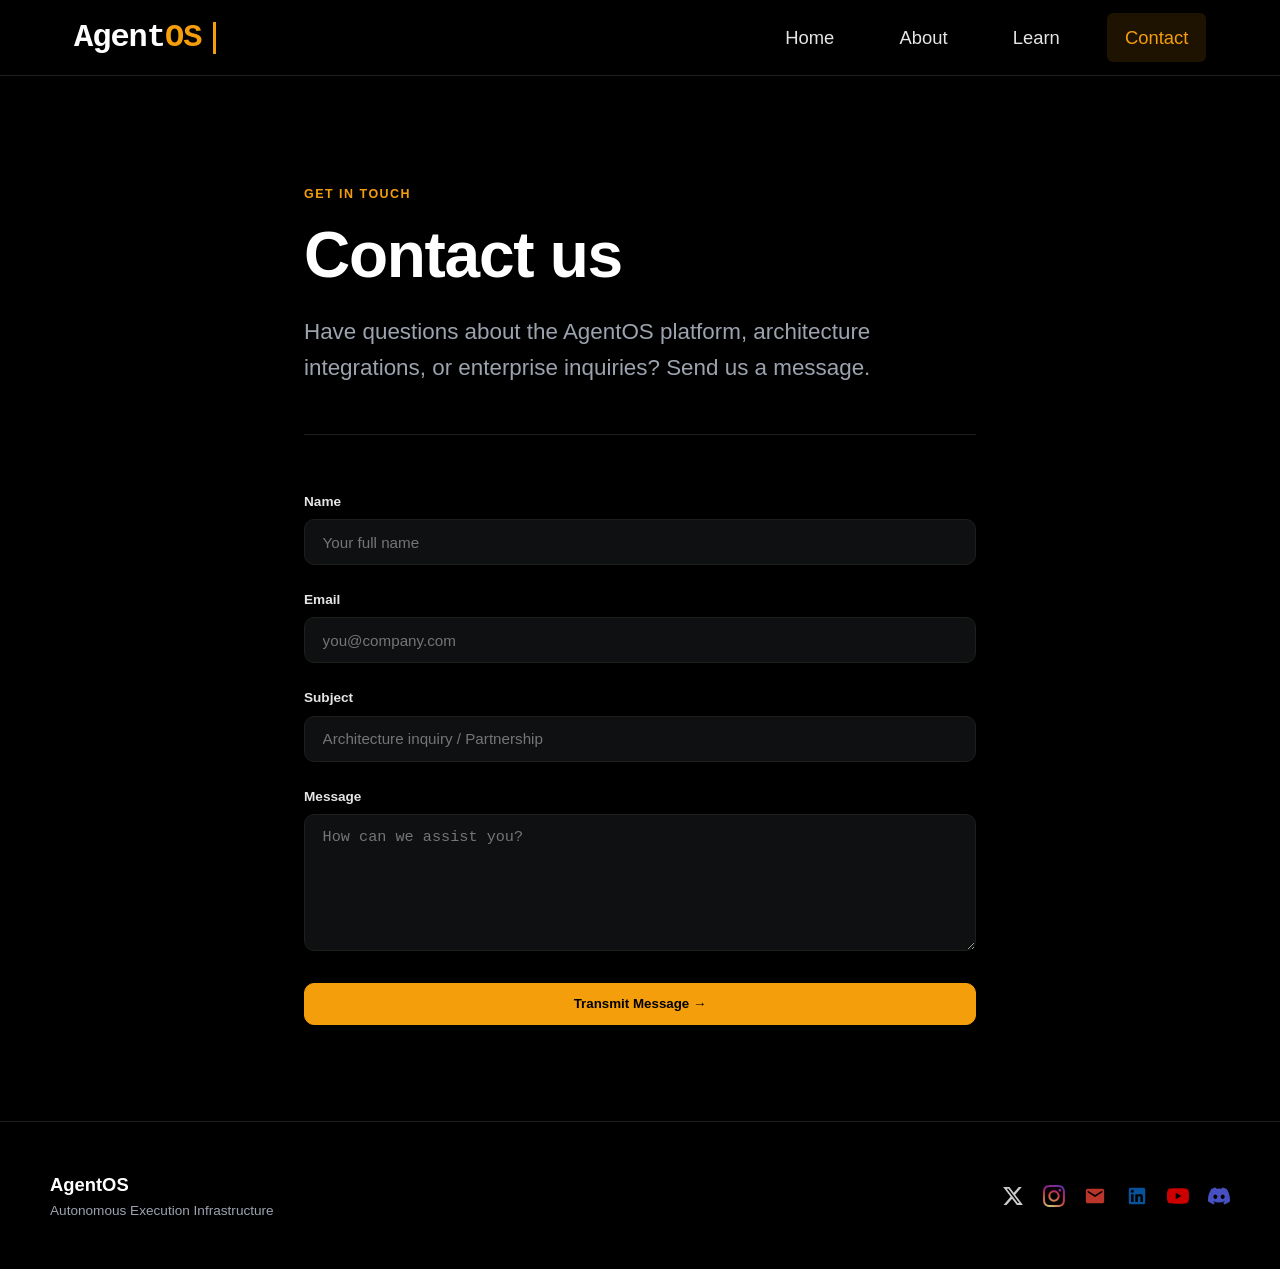
<file: contact.html>
<!DOCTYPE html>
<html lang="en">
<head>
  <meta charset="UTF-8">
  <meta name="viewport" content="width=device-width, initial-scale=1.0">
  <title>Contact — AgentOS</title>
  <link rel="stylesheet" href="assets/style.css">
</head>
<body class="dark-theme">
    <header class="site-header">
    <nav class="nav-container">
      <a href="index.html" class="brand"><span class="brand-char">A</span><span class="brand-char">g</span><span class="brand-char">e</span><span class="brand-char">n</span><span class="brand-char">t</span><span class="brand-char">O</span><span class="brand-char">S</span></a>
      <div class="nav-links">
        <a href="index.html">Home</a>
        <a href="about.html">About</a>
        <a href="learn.html">Learn</a>
        <a href="contact.html" class="active">Contact</a>
      </div>
    </nav>
  </header>

  <main style="max-width: 720px;">
    <section class="about-hero">
      <span class="eyebrow">Get in Touch</span>
      <h1>Contact us</h1>
      <p>Have questions about the AgentOS platform, architecture integrations, or enterprise inquiries? Send us a message.</p>
    </section>

    <form style="margin-top: 2rem;" onsubmit="event.preventDefault(); alert('Message sent successfully.');">
      <div class="form-group">
        <label for="name">Name</label>
        <input type="text" id="name" required placeholder="Your full name">
      </div>
      <div class="form-group">
        <label for="email">Email</label>
        <input type="email" id="email" required placeholder="you@company.com">
      </div>
      <div class="form-group">
        <label for="subject">Subject</label>
        <input type="text" id="subject" required placeholder="Architecture inquiry / Partnership">
      </div>
      <div class="form-group">
        <label for="message">Message</label>
        <textarea id="message" rows="6" required placeholder="How can we assist you?"></textarea>
      </div>
      <button type="submit" class="btn" style="width: 100%;">Transmit Message &rarr;</button>
    </form>
  </main>

    <footer class="site-footer">
    <div class="footer-container">
      <div class="footer-branding">
        <span class="footer-brand-title">AgentOS</span>
        <span class="footer-tagline">Autonomous Execution Infrastructure</span>
      </div>
      <div class="footer-social-links">
        <a href="https://x.com/YOUR_HANDLE" target="_blank" rel="noopener noreferrer" class="footer-social-icon" title="X (Twitter)"><svg viewBox="0 0 24 24" width="22" height="22" fill="#ffffff"><path d="M18.244 2.25h3.308l-7.227 8.26 8.502 11.24H16.17l-5.214-6.817L4.99 21.75H1.68l7.73-8.835L1.254 2.25H8.08l4.713 6.231zm-1.161 17.52h1.833L7.084 4.126H5.117z"/></svg></a>
        <a href="https://instagram.com/YOUR_HANDLE" target="_blank" rel="noopener noreferrer" class="footer-social-icon" title="Instagram"><svg viewBox="0 0 24 24" width="22" height="22"><defs><radialGradient id="instaGradAb" cx="30%" cy="107%" r="150%"><stop offset="0%" stop-color="#fdf497"/><stop offset="5%" stop-color="#fdf497"/><stop offset="45%" stop-color="#fd5949"/><stop offset="60%" stop-color="#d6249f"/><stop offset="90%" stop-color="#285AEB"/></radialGradient></defs><path fill="url(#instaGradAb)" d="M12 2.163c3.204 0 3.584.012 4.85.07 3.252.148 4.771 1.691 4.919 4.919.058 1.265.069 1.645.069 4.849 0 3.205-.012 3.584-.069 4.849-.149 3.225-1.664 4.771-4.919 4.919-1.266.058-1.644.07-4.85.07-3.204 0-3.584-.012-4.849-.07-3.26-.149-4.771-1.699-4.919-4.92-.058-1.265-.07-1.644-.07-4.849 0-3.204.013-3.583.07-4.849.149-3.227 1.664-4.771 4.919-4.919 1.266-.057 1.645-.069 4.849-.069zm0-2.163c-3.259 0-3.667.014-4.947.072-4.358.2-6.78 2.618-6.98 6.98-.059 1.281-.073 1.689-.073 4.948 0 3.259.014 3.668.072 4.948.2 4.358 2.618 6.78 6.98 6.98 1.281.058 1.689.072 4.948.072 3.259 0 3.668-.014 4.948-.072 4.354-.2 6.782-2.618 6.979-6.98.059-1.28.073-1.689.073-4.948 0-3.259-.014-3.667-.072-4.947-.196-4.354-2.617-6.78-6.979-6.98-1.281-.059-1.69-.073-4.949-.073zm0 5.838c-3.403 0-6.162 2.759-6.162 6.162s2.759 6.163 6.162 6.163 6.162-2.759 6.162-6.163c0-3.403-2.759-6.162-6.162-6.162zm0 10.162c-2.209 0-4-1.79-4-4 0-2.209 1.791-4 4-4s4 1.791 4 4c0 2.21-1.791 4-4 4zm6.406-11.845c-.796 0-1.441.645-1.441 1.44s.645 1.44 1.441 1.44c.795 0 1.439-.645 1.439-1.44s-.644-1.44-1.439-1.44z"/></svg></a>
        <a href="mailto:YOUR_EMAIL@example.com" class="footer-social-icon" title="Email"><svg viewBox="0 0 24 24" width="22" height="22" fill="#EA4335"><path d="M20 4H4c-1.1 0-1.99.9-1.99 2L2 18c0 1.1.9 2 2 2h16c1.1 0 2-.9 2-2V6c0-1.1-.9-2-2-2zm0 4l-8 5-8-5V6l8 5 8-5v2z"/></svg></a>
        <a href="https://linkedin.com/in/YOUR_HANDLE" target="_blank" rel="noopener noreferrer" class="footer-social-icon" title="LinkedIn"><svg viewBox="0 0 24 24" width="22" height="22" fill="#0A66C2"><path d="M19 3a2 2 0 0 1 2 2v14a2 2 0 0 1-2 2H5a2 2 0 0 1-2-2V5a2 2 0 0 1 2-2h14m-.5 15.5v-5.3a3.26 3.26 0 0 0-3.26-3.26c-.85 0-1.84.52-2.28 1.3v-1.11h-2.79v8.37h2.79v-4.93c0-.77.62-1.4 1.39-1.4a1.4 1.4 0 0 1 1.4 1.4v4.93h2.75M6.88 8.56a1.68 1.68 0 0 0 1.68-1.68c0-.93-.75-1.69-1.68-1.69a1.69 1.69 0 0 0-1.69 1.69c0 .93.76 1.68 1.69 1.68m1.39 9.94v-8.37H5.5v8.37h2.77z"/></svg></a>
        <a href="https://youtube.com/@YOUR_HANDLE" target="_blank" rel="noopener noreferrer" class="footer-social-icon" title="YouTube"><svg viewBox="0 0 24 24" width="22" height="22" fill="#FF0000"><path d="M23.498 6.186a3.016 3.016 0 0 0-2.122-2.136C19.505 3.545 12 3.545 12 3.545s-7.505 0-9.377.505A3.017 3.017 0 0 0 .502 6.186C0 8.07 0 12 0 12s0 3.93.502 5.814a3.016 3.016 0 0 0 2.122 2.136c1.871.505 9.376.505 9.376.505s7.505 0 9.377-.505a3.015 3.015 0 0 0 2.122-2.136C24 15.93 24 12 24 12s0-3.93-.502-5.814zM9.545 15.568V8.432L15.818 12l-6.273 3.568z"/></svg></a>
        <a href="https://discord.gg/YOUR_INVITE" target="_blank" rel="noopener noreferrer" class="footer-social-icon" title="Discord"><svg viewBox="0 0 24 24" width="22" height="22" fill="#5865F2"><path d="M20.317 4.37a19.791 19.791 0 0 0-4.885-1.515.074.074 0 0 0-.079.037c-.21.375-.444.864-.608 1.25a18.27 18.27 0 0 0-5.487 0 12.64 12.64 0 0 0-.617-1.25.077.077 0 0 0-.079-.037A19.736 19.736 0 0 0 3.677 4.37a.07.07 0 0 0-.032.027C.533 9.046-.32 13.58.099 18.057a.082.082 0 0 0 .031.057 19.9 19.9 0 0 0 5.993 3.03.078.078 0 0 0 .084-.028c.462-.63.874-1.295 1.226-1.994.021-.041.001-.09-.041-.106a13.107 13.107 0 0 1-1.872-.892.077.077 0 0 1-.008-.128 10.2 10.2 0 0 0 .372-.292.074.074 0 0 1 .077-.01c3.929 1.793 8.18 1.793 12.061 0a.074.074 0 0 1 .078.01c.12.098.246.198.373.292a.077.077 0 0 1-.006.127 12.299 12.299 0 0 1-1.873.893.077.077 0 0 0-.041.107c.36.698.772 1.362 1.225 1.993a.076.076 0 0 0 .084.028 19.839 19.839 0 0 0 6.002-3.03.077.077 0 0 0 .032-.054c.5-5.177-.838-9.674-3.549-13.66a.061.061 0 0 0-.031-.028zM8.02 15.33c-1.183 0-2.157-1.085-2.157-2.419 0-1.333.956-2.419 2.157-2.419 1.21 0 2.176 1.096 2.157 2.42 0 1.333-.956 2.418-2.157 2.418zm7.975 0c-1.183 0-2.157-1.085-2.157-2.419 0-1.333.955-2.419 2.157-2.419 1.21 0 2.176 1.096 2.157 2.42 0 1.333-.946 2.418-2.157 2.418z"/></svg></a>
      </div>
    </div>
  </footer>
</body>
</html>
</file>
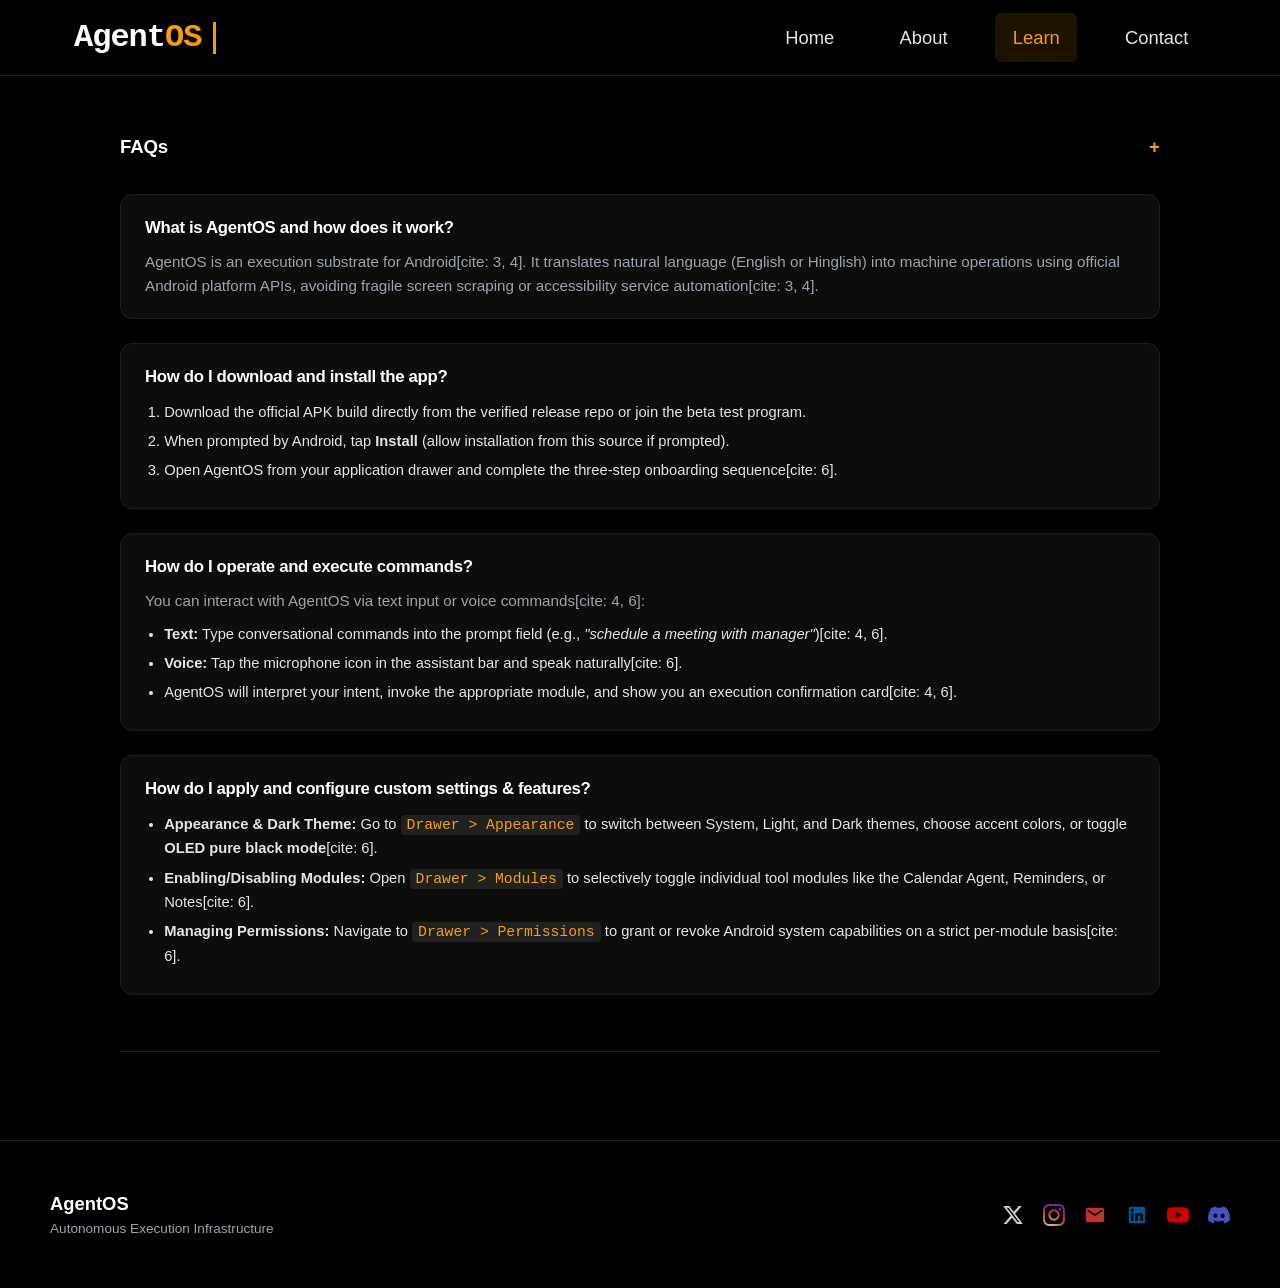
<file: learn.html>
<!DOCTYPE html>
<html lang="en">
<head>
  <meta charset="UTF-8">
  <meta name="viewport" content="width=device-width, initial-scale=1.0">
  <title>Learn & Careers — AgentOS</title>
  <link rel="stylesheet" href="assets/style.css">
  <style>
    /* 1 inch margin from left and right border */
    .learn-wrapper {
      margin-left: 1in !important;
      margin-right: 1in !important;
      padding-top: 2.5rem;
      padding-bottom: 4rem;
    }

    /* Headings formatted bold, 14pt, with 14pt toggle sign */
    .accordion-trigger {
      display: flex;
      justify-content: space-between;
      align-items: center;
      width: 100%;
      cursor: pointer;
      user-select: none;
      padding: 1rem 0;
    }

    .accordion-heading {
      font-size: 14pt !important;
      font-weight: 700 !important;
      color: #ffffff !important;
      margin: 0 !important;
      text-transform: none;
      letter-spacing: -0.01em;
    }

    .accordion-icon {
      font-size: 14pt !important;
      font-weight: 700 !important;
      color: #f59e0b !important;
      line-height: 1;
      transition: transform 0.25s ease;
    }

    /* Accordion expandable content */
    .accordion-content {
      display: none;
      padding-top: 1rem;
      padding-bottom: 2rem;
    }

    .accordion-content.open {
      display: block;
    }

    /* Section divider line */
    .section-divider {
      border: 0;
      height: 1px;
      background-color: #1e1e1c;
      margin: 1.5rem 0;
    }

    /* Inner FAQ list styling */
    .faq-list {
      display: flex;
      flex-direction: column;
      gap: 1.5rem;
    }

    .faq-item {
      background: #0d0d0c;
      border: 1px solid #1e1e1c;
      border-radius: 12px;
      padding: 1.25rem 1.5rem;
    }

    .faq-item h4 {
      font-size: 1.05rem;
      color: #ffffff;
      margin-bottom: 0.5rem;
      font-weight: 600;
    }

    .faq-item p {
      font-size: 0.95rem;
      color: #9ca3af;
      line-height: 1.6;
      margin: 0;
    }

    .faq-item ol, .faq-item ul {
      margin: 0.6rem 0 0 1.2rem;
      color: #e5e5e5;
      font-size: 0.92rem;
    }

    .faq-item li {
      margin-bottom: 0.35rem;
    }

    .code-pill {
      font-family: monospace;
      background: rgba(255, 255, 255, 0.08);
      padding: 2px 6px;
      border-radius: 4px;
      color: #f59e0b;
    }

    @media (max-width: 768px) {
      .learn-wrapper {
        margin-left: 1rem !important;
        margin-right: 1rem !important;
      }
    }
  </style>
</head>
<body class="dark-theme">
    <header class="site-header">
    <nav class="nav-container">
      <a href="index.html" class="brand"><span class="brand-char">A</span><span class="brand-char">g</span><span class="brand-char">e</span><span class="brand-char">n</span><span class="brand-char">t</span><span class="brand-char">O</span><span class="brand-char">S</span></a>
      <div class="nav-links">
        <a href="index.html">Home</a>
        <a href="about.html">About</a>
        <a href="learn.html" class="active">Learn</a>
        <a href="contact.html">Contact</a>
      </div>
    </nav>
  </header>

  <main class="learn-wrapper">
    <!-- SECTION 1: FAQs -->
    <section>
      <div class="accordion-trigger" onclick="toggleSection('faqContent', 'faqIcon')">
        <h2 class="accordion-heading">FAQs</h2>
        <span class="accordion-icon" id="faqIcon">+</span>
      </div>

      <div class="accordion-content open" id="faqContent">
        <div class="faq-list">
          
          <div class="faq-item">
            <h4>What is AgentOS and how does it work?</h4>
            <p>AgentOS is an execution substrate for Android[cite: 3, 4]. It translates natural language (English or Hinglish) into machine operations using official Android platform APIs, avoiding fragile screen scraping or accessibility service automation[cite: 3, 4].</p>
          </div>

          <div class="faq-item">
            <h4>How do I download and install the app?</h4>
            <ol>
              <li>Download the official APK build directly from the verified release repo or join the beta test program.</li>
              <li>When prompted by Android, tap <b>Install</b> (allow installation from this source if prompted).</li>
              <li>Open AgentOS from your application drawer and complete the three-step onboarding sequence[cite: 6].</li>
            </ol>
          </div>

          <div class="faq-item">
            <h4>How do I operate and execute commands?</h4>
            <p>You can interact with AgentOS via text input or voice commands[cite: 4, 6]:</p>
            <ul>
              <li><b>Text:</b> Type conversational commands into the prompt field (e.g., <i>"schedule a meeting with manager"</i>)[cite: 4, 6].</li>
              <li><b>Voice:</b> Tap the microphone icon in the assistant bar and speak naturally[cite: 6].</li>
              <li>AgentOS will interpret your intent, invoke the appropriate module, and show you an execution confirmation card[cite: 4, 6].</li>
            </ul>
          </div>

          <div class="faq-item">
            <h4>How do I apply and configure custom settings &amp; features?</h4>
            <ul>
              <li><b>Appearance &amp; Dark Theme:</b> Go to <span class="code-pill">Drawer &gt; Appearance</span> to switch between System, Light, and Dark themes, choose accent colors, or toggle <b>OLED pure black mode</b>[cite: 6].</li>
              <li><b>Enabling/Disabling Modules:</b> Open <span class="code-pill">Drawer &gt; Modules</span> to selectively toggle individual tool modules like the Calendar Agent, Reminders, or Notes[cite: 6].</li>
              <li><b>Managing Permissions:</b> Navigate to <span class="code-pill">Drawer &gt; Permissions</span> to grant or revoke Android system capabilities on a strict per-module basis[cite: 6].</li>
            </ul>
          </div>

        </div>
      </div>
    </section>

    <!-- SEPARATOR LINE -->
    <hr class="section-divider">

    
  </main>

    <footer class="site-footer">
    <div class="footer-container">
      <div class="footer-branding">
        <span class="footer-brand-title">AgentOS</span>
        <span class="footer-tagline">Autonomous Execution Infrastructure</span>
      </div>
      <div class="footer-social-links">
        <a href="https://x.com/YOUR_HANDLE" target="_blank" rel="noopener noreferrer" class="footer-social-icon" title="X (Twitter)"><svg viewBox="0 0 24 24" width="22" height="22" fill="#ffffff"><path d="M18.244 2.25h3.308l-7.227 8.26 8.502 11.24H16.17l-5.214-6.817L4.99 21.75H1.68l7.73-8.835L1.254 2.25H8.08l4.713 6.231zm-1.161 17.52h1.833L7.084 4.126H5.117z"/></svg></a>
        <a href="https://instagram.com/YOUR_HANDLE" target="_blank" rel="noopener noreferrer" class="footer-social-icon" title="Instagram"><svg viewBox="0 0 24 24" width="22" height="22"><defs><radialGradient id="instaGradAb" cx="30%" cy="107%" r="150%"><stop offset="0%" stop-color="#fdf497"/><stop offset="5%" stop-color="#fdf497"/><stop offset="45%" stop-color="#fd5949"/><stop offset="60%" stop-color="#d6249f"/><stop offset="90%" stop-color="#285AEB"/></radialGradient></defs><path fill="url(#instaGradAb)" d="M12 2.163c3.204 0 3.584.012 4.85.07 3.252.148 4.771 1.691 4.919 4.919.058 1.265.069 1.645.069 4.849 0 3.205-.012 3.584-.069 4.849-.149 3.225-1.664 4.771-4.919 4.919-1.266.058-1.644.07-4.85.07-3.204 0-3.584-.012-4.849-.07-3.26-.149-4.771-1.699-4.919-4.92-.058-1.265-.07-1.644-.07-4.849 0-3.204.013-3.583.07-4.849.149-3.227 1.664-4.771 4.919-4.919 1.266-.057 1.645-.069 4.849-.069zm0-2.163c-3.259 0-3.667.014-4.947.072-4.358.2-6.78 2.618-6.98 6.98-.059 1.281-.073 1.689-.073 4.948 0 3.259.014 3.668.072 4.948.2 4.358 2.618 6.78 6.98 6.98 1.281.058 1.689.072 4.948.072 3.259 0 3.668-.014 4.948-.072 4.354-.2 6.782-2.618 6.979-6.98.059-1.28.073-1.689.073-4.948 0-3.259-.014-3.667-.072-4.947-.196-4.354-2.617-6.78-6.979-6.98-1.281-.059-1.69-.073-4.949-.073zm0 5.838c-3.403 0-6.162 2.759-6.162 6.162s2.759 6.163 6.162 6.163 6.162-2.759 6.162-6.163c0-3.403-2.759-6.162-6.162-6.162zm0 10.162c-2.209 0-4-1.79-4-4 0-2.209 1.791-4 4-4s4 1.791 4 4c0 2.21-1.791 4-4 4zm6.406-11.845c-.796 0-1.441.645-1.441 1.44s.645 1.44 1.441 1.44c.795 0 1.439-.645 1.439-1.44s-.644-1.44-1.439-1.44z"/></svg></a>
        <a href="mailto:YOUR_EMAIL@example.com" class="footer-social-icon" title="Email"><svg viewBox="0 0 24 24" width="22" height="22" fill="#EA4335"><path d="M20 4H4c-1.1 0-1.99.9-1.99 2L2 18c0 1.1.9 2 2 2h16c1.1 0 2-.9 2-2V6c0-1.1-.9-2-2-2zm0 4l-8 5-8-5V6l8 5 8-5v2z"/></svg></a>
        <a href="https://linkedin.com/in/YOUR_HANDLE" target="_blank" rel="noopener noreferrer" class="footer-social-icon" title="LinkedIn"><svg viewBox="0 0 24 24" width="22" height="22" fill="#0A66C2"><path d="M19 3a2 2 0 0 1 2 2v14a2 2 0 0 1-2 2H5a2 2 0 0 1-2-2V5a2 2 0 0 1 2-2h14m-.5 15.5v-5.3a3.26 3.26 0 0 0-3.26-3.26c-.85 0-1.84.52-2.28 1.3v-1.11h-2.79v8.37h2.79v-4.93c0-.77.62-1.4 1.39-1.4a1.4 1.4 0 0 1 1.4 1.4v4.93h2.75M6.88 8.56a1.68 1.68 0 0 0 1.68-1.68c0-.93-.75-1.69-1.68-1.69a1.69 1.69 0 0 0-1.69 1.69c0 .93.76 1.68 1.69 1.68m1.39 9.94v-8.37H5.5v8.37h2.77z"/></svg></a>
        <a href="https://youtube.com/@YOUR_HANDLE" target="_blank" rel="noopener noreferrer" class="footer-social-icon" title="YouTube"><svg viewBox="0 0 24 24" width="22" height="22" fill="#FF0000"><path d="M23.498 6.186a3.016 3.016 0 0 0-2.122-2.136C19.505 3.545 12 3.545 12 3.545s-7.505 0-9.377.505A3.017 3.017 0 0 0 .502 6.186C0 8.07 0 12 0 12s0 3.93.502 5.814a3.016 3.016 0 0 0 2.122 2.136c1.871.505 9.376.505 9.376.505s7.505 0 9.377-.505a3.015 3.015 0 0 0 2.122-2.136C24 15.93 24 12 24 12s0-3.93-.502-5.814zM9.545 15.568V8.432L15.818 12l-6.273 3.568z"/></svg></a>
        <a href="https://discord.gg/YOUR_INVITE" target="_blank" rel="noopener noreferrer" class="footer-social-icon" title="Discord"><svg viewBox="0 0 24 24" width="22" height="22" fill="#5865F2"><path d="M20.317 4.37a19.791 19.791 0 0 0-4.885-1.515.074.074 0 0 0-.079.037c-.21.375-.444.864-.608 1.25a18.27 18.27 0 0 0-5.487 0 12.64 12.64 0 0 0-.617-1.25.077.077 0 0 0-.079-.037A19.736 19.736 0 0 0 3.677 4.37a.07.07 0 0 0-.032.027C.533 9.046-.32 13.58.099 18.057a.082.082 0 0 0 .031.057 19.9 19.9 0 0 0 5.993 3.03.078.078 0 0 0 .084-.028c.462-.63.874-1.295 1.226-1.994.021-.041.001-.09-.041-.106a13.107 13.107 0 0 1-1.872-.892.077.077 0 0 1-.008-.128 10.2 10.2 0 0 0 .372-.292.074.074 0 0 1 .077-.01c3.929 1.793 8.18 1.793 12.061 0a.074.074 0 0 1 .078.01c.12.098.246.198.373.292a.077.077 0 0 1-.006.127 12.299 12.299 0 0 1-1.873.893.077.077 0 0 0-.041.107c.36.698.772 1.362 1.225 1.993a.076.076 0 0 0 .084.028 19.839 19.839 0 0 0 6.002-3.03.077.077 0 0 0 .032-.054c.5-5.177-.838-9.674-3.549-13.66a.061.061 0 0 0-.031-.028zM8.02 15.33c-1.183 0-2.157-1.085-2.157-2.419 0-1.333.956-2.419 2.157-2.419 1.21 0 2.176 1.096 2.157 2.42 0 1.333-.956 2.418-2.157 2.418zm7.975 0c-1.183 0-2.157-1.085-2.157-2.419 0-1.333.955-2.419 2.157-2.419 1.21 0 2.176 1.096 2.157 2.42 0 1.333-.946 2.418-2.157 2.418z"/></svg></a>
      </div>
    </div>
  </footer>

  <script>
    function toggleSection(contentId, iconId) {
      const content = document.getElementById(contentId);
      const icon = document.getElementById(iconId);
      const isOpen = content.classList.toggle('open');
      icon.textContent = isOpen ? '−' : '+';
    }
  </script>
</body>
</html>
</file>
<file: assets/style.css>
/* ==========================================================================
   AGENTOS DARK THEME (PURE BLACK #000000 + SAGE/PEACH ACCENTS)
   ========================================================================== */

:root {
  --bg-pure: #000000;
  --bg-surface: #0a0a09;
  --border-subtle: #1e1e1c;
  --text-pure: #ffffff;
  --text-off: #e5e5e5;
  --text-muted: #9ca3af;
  --accent-peach: #f59e0b;
  --accent-green: #10b981;
  --card-sage: #eaf3ea;
  --card-clay: #f6f3eb;
  --card-text-dark: #0f172a;
  --card-text-muted: #334155;
  --max-width: 1200px;
}

* {
  box-sizing: border-box;
  margin: 0;
  padding: 0;
}

html {
  scroll-behavior: smooth;
}

body.dark-theme {
  background-color: var(--bg-pure);
  color: var(--text-pure);
  font-family: -apple-system, BlinkMacSystemFont, "Segoe UI", Roboto, "Helvetica Neue", Arial, sans-serif;
  line-height: 1.6;
  -webkit-font-smoothing: antialiased;
}

a {
  text-decoration: none;
  color: inherit;
}

/* --- HEADER & NAVIGATION --- */
.site-header {
  position: sticky;
  top: 0;
  z-index: 100;
  background-color: rgba(0, 0, 0, 0.85);
  backdrop-filter: blur(14px);
  border-bottom: 1px solid var(--border-subtle);
}

.nav-container {
  max-width: var(--max-width);
  margin: 0 auto;
  padding: 1rem 1.5rem;
  display: flex;
  justify-content: space-between;
  align-items: center;
}

.brand {
  font-size: 1.35rem;
  font-weight: 700;
  letter-spacing: -0.03em;
  color: var(--text-pure);
  display: inline-flex;
}

.brand-char:nth-child(n+6) {
  color: var(--accent-peach);
}

.nav-links {
  display: flex;
  gap: 1.5rem;
  align-items: center;
}

.nav-links a {
  font-size: 0.95rem;
  color: var(--text-off);
  font-weight: 500;
  padding: 0.4rem 0.8rem;
  border-radius: 6px;
  transition: all 0.2s ease;
}

.nav-links a:hover,
.nav-links a.active {
  color: var(--accent-peach);
  background-color: rgba(245, 158, 11, 0.12);
}

/* --- MAIN CONTAINER --- */
main {
  max-width: var(--max-width);
  margin: 0 auto;
  padding: 2.5rem 1.5rem 6rem;
}

/* --- TYPOGRAPHY & EYEBROWS --- */
.eyebrow {
  display: inline-block;
  font-size: 0.78rem;
  font-weight: 700;
  text-transform: uppercase;
  letter-spacing: 0.12em;
  color: var(--accent-peach);
  margin-bottom: 1rem;
}

h1, h2, h3, h4 {
  color: var(--text-pure);
  font-weight: 600;
  letter-spacing: -0.02em;
}

p {
  color: var(--text-off);
}

em {
  color: var(--accent-peach);
  font-style: normal;
}

u {
  text-decoration-color: var(--accent-green);
  text-underline-offset: 4px;
}

/* --- HERO SECTION --- */
.about-hero {
  padding: 4rem 0 3rem;
  border-bottom: 1px solid var(--border-subtle);
  margin-bottom: 3.5rem;
}

.about-hero h1 {
  font-size: clamp(2.5rem, 5vw, 4.2rem);
  line-height: 1.08;
  margin-bottom: 1.5rem;
  max-width: 900px;
}

.about-hero p {
  font-size: clamp(1.1rem, 2vw, 1.4rem);
  max-width: 780px;
  color: var(--text-muted);
}

/* --- ANTHROPIC SPLIT HERO --- */
.anthropic-split-container {
  display: grid;
  grid-template-columns: 1.15fr 0.85fr;
  gap: 3.5rem;
  align-items: start;
}

.split-lead-headline {
  margin-top: 2rem;
}

.split-lead-headline h2 {
  font-size: 2rem;
  margin: 0.8rem 0;
}

.item-meta {
  display: flex;
  justify-content: space-between;
  align-items: center;
  font-size: 0.8rem;
  letter-spacing: 0.05em;
  color: var(--text-muted);
  text-transform: uppercase;
  border-bottom: 1px solid var(--border-subtle);
  padding-bottom: 0.4rem;
  margin-bottom: 0.6rem;
}

.meta-date {
  color: var(--accent-peach);
}

.anthropic-split-right {
  display: flex;
  flex-direction: column;
  gap: 2rem;
}

.split-side-item h3 {
  font-size: 1.25rem;
  margin-bottom: 0.5rem;
}

.split-side-item p {
  font-size: 0.95rem;
  color: var(--text-muted);
}

/* Principle Banner */
.principle-banner {
  margin: 4.5rem 0;
  padding: 3rem;
  background: radial-gradient(circle at 10% 20%, rgba(245, 158, 11, 0.08), transparent 45%), #0d0d0c;
  border: 1px solid var(--border-subtle);
  border-radius: 18px;
  text-align: center;
}

.principle-banner h2 {
  font-size: 2.2rem;
  margin-bottom: 0.8rem;
}

/* --- HYBRID FEATURE CARDS (SAGE & CLAY) --- */
.feature-header,
.anthropic-editorial-header {
  margin: 4rem 0 2rem;
}

.feature-header h2,
.anthropic-editorial-header h2 {
  font-size: 2.2rem;
  margin-bottom: 0.5rem;
}

.feature-header p,
.anthropic-editorial-header p {
  color: var(--text-muted);
}

.hybrid-grid {
  display: grid;
  grid-template-columns: repeat(12, 1fr);
  gap: 1.5rem;
}

.col-8 { grid-column: span 8; }
.col-4 { grid-column: span 4; }

.hybrid-card {
  border-radius: 18px;
  padding: 2.2rem;
  display: flex;
  flex-direction: column;
  justify-content: space-between;
  min-height: 290px;
  transition: transform 0.2s ease;
}

.hybrid-card:hover {
  transform: translateY(-2px);
}

/* Emerald/Sage Card Theme */
.hybrid-card.sage {
  background-color: var(--card-sage) !important;
}

/* Peach/Clay Card Theme */
.hybrid-card.clay {
  background-color: var(--card-clay) !important;
}

/* Preserve sharp dark contrast inside pastel cards */
.hybrid-card h3 {
  color: var(--card-text-dark) !important;
  font-size: 1.45rem;
  margin: 1rem 0 0.6rem;
  line-height: 1.25;
}

.hybrid-card p {
  color: var(--card-text-muted) !important;
  font-size: 0.95rem;
}

.badge {
  display: inline-block;
  font-size: 0.75rem;
  font-weight: 600;
  text-transform: uppercase;
  letter-spacing: 0.05em;
  padding: 0.35rem 0.75rem;
  border-radius: 999px;
}

.badge.sage {
  background-color: rgba(16, 185, 129, 0.16);
  color: #065f46;
}

.badge.clay {
  background-color: rgba(245, 158, 11, 0.18);
  color: #92400e;
}

.card-footer {
  margin-top: 1.8rem;
  padding-top: 1rem;
  border-top: 1px solid rgba(0, 0, 0, 0.08);
  font-size: 0.8rem;
  color: #64748b !important;
  font-weight: 500;
}

/* --- EDITORIAL INDEX LIST --- */
.editorial-feature-list {
  display: grid;
  grid-template-columns: repeat(3, 1fr);
  gap: 1.5rem;
  margin-top: 2rem;
}

.editorial-item {
  background-color: #0d0d0c;
  border: 1px solid var(--border-subtle);
  border-radius: 14px;
  padding: 1.6rem;
}

.editorial-meta {
  display: flex;
  justify-content: space-between;
  margin-bottom: 0.8rem;
}

.num-badge {
  font-size: 0.8rem;
  font-weight: 700;
  color: var(--accent-peach);
}

.meta-tag {
  font-size: 0.75rem;
  color: var(--text-muted);
  text-transform: uppercase;
}

.editorial-body h3 {
  font-size: 1.15rem;
  margin-bottom: 0.5rem;
}

.editorial-body p {
  font-size: 0.9rem;
  color: var(--text-muted);
}

/* --- BUTTONS --- */
button,
.btn,
.button,
a.btn,
input[type="submit"] {
  display: inline-flex;
  align-items: center;
  justify-content: center;
  background-color: var(--accent-peach) !important;
  border: 1px solid var(--accent-peach) !important;
  color: #000000 !important;
  font-weight: 600;
  padding: 0.8rem 1.6rem;
  border-radius: 10px;
  cursor: pointer;
  transition: all 0.2s ease;
}

button:hover,
.btn:hover,
a.btn:hover,
input[type="submit"]:hover {
  background-color: #d97706 !important;
  border-color: #d97706 !important;
  color: #ffffff !important;
}

/* --- FORM CONTROLS (CONTACT / CAREER) --- */
.form-group {
  margin-bottom: 1.5rem;
}

.form-group label {
  display: block;
  font-size: 0.85rem;
  font-weight: 600;
  color: var(--text-off);
  margin-bottom: 0.4rem;
}

input[type="text"],
input[type="email"],
textarea,
select {
  width: 100%;
  padding: 0.85rem 1.1rem;
  background-color: #0f1012;
  border: 1px solid var(--border-subtle);
  border-radius: 10px;
  color: var(--text-pure);
  font-size: 0.95rem;
  outline: none;
}

input:focus,
textarea:focus,
select:focus {
  border-color: var(--accent-peach);
  box-shadow: 0 0 0 2px rgba(245, 158, 11, 0.2);
}

/* --- FOOTER --- */
.site-footer {
  background-color: var(--bg-pure);
  border-top: 1px solid var(--border-subtle);
  padding: 3rem 1.5rem;
}

.footer-container {
  max-width: var(--max-width);
  margin: 0 auto;
  display: flex;
  justify-content: space-between;
  align-items: center;
  flex-wrap: wrap;
  gap: 1.5rem;
}

.footer-branding {
  display: flex;
  flex-direction: column;
}

.footer-brand-title {
  font-size: 1.15rem;
  font-weight: 700;
  color: var(--text-pure);
}

.footer-tagline {
  font-size: 0.85rem;
  color: var(--text-muted);
}

.footer-social-links {
  display: flex;
  gap: 1rem;
  align-items: center;
}

.footer-social-icon {
  display: inline-flex;
  opacity: 0.75;
  transition: opacity 0.2s ease, transform 0.2s ease;
}

.footer-social-icon:hover {
  opacity: 1;
  transform: translateY(-2px);
}

/* --- RESPONSIVE MEDIA QUERIES --- */
@media (max-width: 960px) {
  .anthropic-split-container {
    grid-template-columns: 1fr;
  }
  .hybrid-grid {
    grid-template-columns: 1fr;
  }
  .col-8, .col-4 {
    grid-column: span 1;
  }
  .editorial-feature-list {
    grid-template-columns: 1fr 1fr;
  }
}

@media (max-width: 600px) {
  .editorial-feature-list {
    grid-template-columns: 1fr;
  }
  .footer-container {
    flex-direction: column;
    align-items: flex-start;
  }
}

/* --- MATCH NAVBAR TO HOME PAGE SCALE --- */
.site-header {
  height: 76px !important;
  display: flex !important;
  align-items: center !important;
}

.nav-container {
  height: 100% !important;
  width: 100% !important;
  max-width: 1180px !important;
  margin: 0 auto !important;
  padding: 0 24px !important;
  display: flex !important;
  justify-content: space-between !important;
  align-items: center !important;
}

/* Brand logo dimensions from home */
.brand {
  font-family: 'Space Grotesk', -apple-system, sans-serif !important;
  font-size: 21px !important;
  font-weight: 700 !important;
  letter-spacing: -0.6px !important;
}

/* Nav links sizing from home */
.nav-links {
  display: flex !important;
  gap: 30px !important;
  align-items: center !important;
}

.nav-links a {
  font-size: 1.15rem !important;
  padding: 0.6rem 1.1rem !important;
  font-weight: 500 !important;
}

/* --- ENLARGE AGENTOS BRANDING ACROSS ALL PAGES --- */
.brand,
.logo,
header .brand,
header .logo,
.site-header .brand {
  font-size: 32px !important;
  font-weight: 700 !important;
  letter-spacing: -1px !important;
  line-height: 1 !important;
  display: inline-flex !important;
  align-items: center !important;
}

/* Ensure individual animated letters scale proportionally */
.brand .brand-char,
.logo .fade-char {
  font-size: 32px !important;
}


/* --- TELETYPE (TYPEWRITER) EFFECT FOR NAVBAR AGENTOS --- */
.brand, .logo {
  display: inline-block !important;
  font-family: 'Space Grotesk', monospace, sans-serif !important;
  font-size: 32px !important;
  font-weight: 700 !important;
  letter-spacing: -0.5px !important;
  white-space: nowrap !important;
  overflow: hidden !important;
  border-right: 3px solid #f59e0b !important; /* amber blinking terminal cursor */
  width: 7.4ch; /* fixed width for AgentOS */
  animation: teletype 4s steps(7, end) infinite, blinkCursor 0.75s step-end infinite !important;
}

/* Clear sub-letter animations to allow smooth typewriter sweep */
.brand .brand-char, .logo .fade-char {
  animation: none !important;
}

@keyframes teletype {
  0%, 15% { width: 0ch; }
  45%, 85% { width: 7.4ch; }
  95%, 100% { width: 0ch; }
}

@keyframes blinkCursor {
  from, to { border-color: transparent; }
  50% { border-color: #f59e0b; }
}

/* --- OUTLINE TEXT EFFECT FOR HERO "AGENTOS" ON HOME PAGE --- */
.hero h1 span {
  color: transparent !important;
  -webkit-text-stroke: 1.5px #f59e0b !important;
  text-stroke: 1.5px #f59e0b !important;
  letter-spacing: -2px;
  filter: drop-shadow(0 0 16px rgba(245, 158, 11, 0.35));
  transition: all 0.3s ease;
}

.hero h1 span:hover {
  color: #f59e0b !important;
  -webkit-text-stroke: 0px transparent !important;
  filter: drop-shadow(0 0 24px rgba(245, 158, 11, 0.7));
}

/* --- UNIFIED SITE-WIDE FOOTER --- */
.site-footer {
  background-color: #000000 !important;
  border-top: 1px solid #1e1e1c !important;
  padding: 3rem 1.5rem !important;
  width: 100% !important;
}

.footer-container {
  max-width: 1180px !important;
  margin: 0 auto !important;
  display: flex !important;
  justify-content: space-between !important;
  align-items: center !important;
  flex-wrap: wrap !important;
  gap: 1.5rem !important;
}

.footer-branding {
  display: flex !important;
  flex-direction: column !important;
}

.footer-brand-title {
  font-size: 1.15rem !important;
  font-weight: 700 !important;
  color: #ffffff !important;
}

.footer-tagline {
  font-size: 0.85rem !important;
  color: #9ca3af !important;
}

.footer-social-links {
  display: flex !important;
  gap: 1.2rem !important;
  align-items: center !important;
}

.footer-social-icon {
  display: inline-flex !important;
  opacity: 0.8 !important;
  transition: opacity 0.2s ease, transform 0.2s ease !important;
}

.footer-social-icon:hover {
  opacity: 1 !important;
  transform: translateY(-2px) !important;
}
/* --- INTERACTIVE FEATURE MATRIX STYLING --- */
.feature-tabs {
  display: flex;
  gap: 0.6rem;
  margin-top: 1.5rem;
  flex-wrap: wrap;
}

.tab-btn {
  background: #101216 !important;
  border: 1px solid var(--border-subtle) !important;
  color: var(--text-muted) !important;
  padding: 0.5rem 1rem !important;
  font-size: 0.82rem !important;
  font-weight: 600 !important;
  border-radius: 8px !important;
  transition: all 0.2s ease;
}

.tab-btn:hover,
.tab-btn.active {
  background: var(--accent-peach) !important;
  border-color: var(--accent-peach) !important;
  color: #000000 !important;
}

.feature-search-box input {
  background-color: #101216;
  border: 1px solid var(--border-subtle);
  border-radius: 8px;
  padding: 0.6rem 1rem;
  color: #fff;
  font-size: 0.85rem;
  width: 280px;
}

.interactive-card {
  transition: transform 0.2s ease, border-color 0.2s ease, box-shadow 0.2s ease;
  display: flex;
  flex-direction: column;
  justify-content: space-between;
}

.interactive-card:hover {
  transform: translateY(-3px);
  border-color: var(--accent-peach);
  box-shadow: 0 10px 30px rgba(245, 158, 11, 0.08);
}

.interactive-card .card-action {
  margin-top: 1.2rem;
  padding-top: 0.8rem;
  border-top: 1px solid rgba(255, 255, 255, 0.06);
  display: flex;
  flex-direction: column;
  gap: 0.5rem;
}

.interactive-card code {
  font-family: ui-monospace, Menlo, Consolas, monospace;
  font-size: 0.75rem;
  background: #050607;
  padding: 0.35rem 0.6rem;
  border-radius: 6px;
  color: #f59e0b;
  border: 1px solid rgba(245, 158, 11, 0.2);
}

.interactive-card .feature-link {
  font-size: 0.8rem;
  font-weight: 600;
  color: #e5e5e5;
  display: inline-flex;
  align-items: center;
  transition: color 0.2s ease, transform 0.2s ease;
}

.interactive-card .feature-link:hover {
  color: var(--accent-peach);
  transform: translateX(4px);
}

.matrix-cta-banner {
  margin-top: 3.5rem;
  background: radial-gradient(circle at 10% 20%, rgba(245, 158, 11, 0.12), transparent 50%), #0d0d0c;
  border: 1px solid rgba(245, 158, 11, 0.35);
  border-radius: 16px;
  padding: 2.2rem;
  display: flex;
  justify-content: space-between;
  align-items: center;
  flex-wrap: wrap;
  gap: 1.5rem;
}

.matrix-cta-banner h3 {
  font-size: 1.4rem;
  margin-bottom: 0.3rem;
}

.matrix-cta-banner p {
  color: var(--text-muted);
  font-size: 0.95rem;
}
</file>
